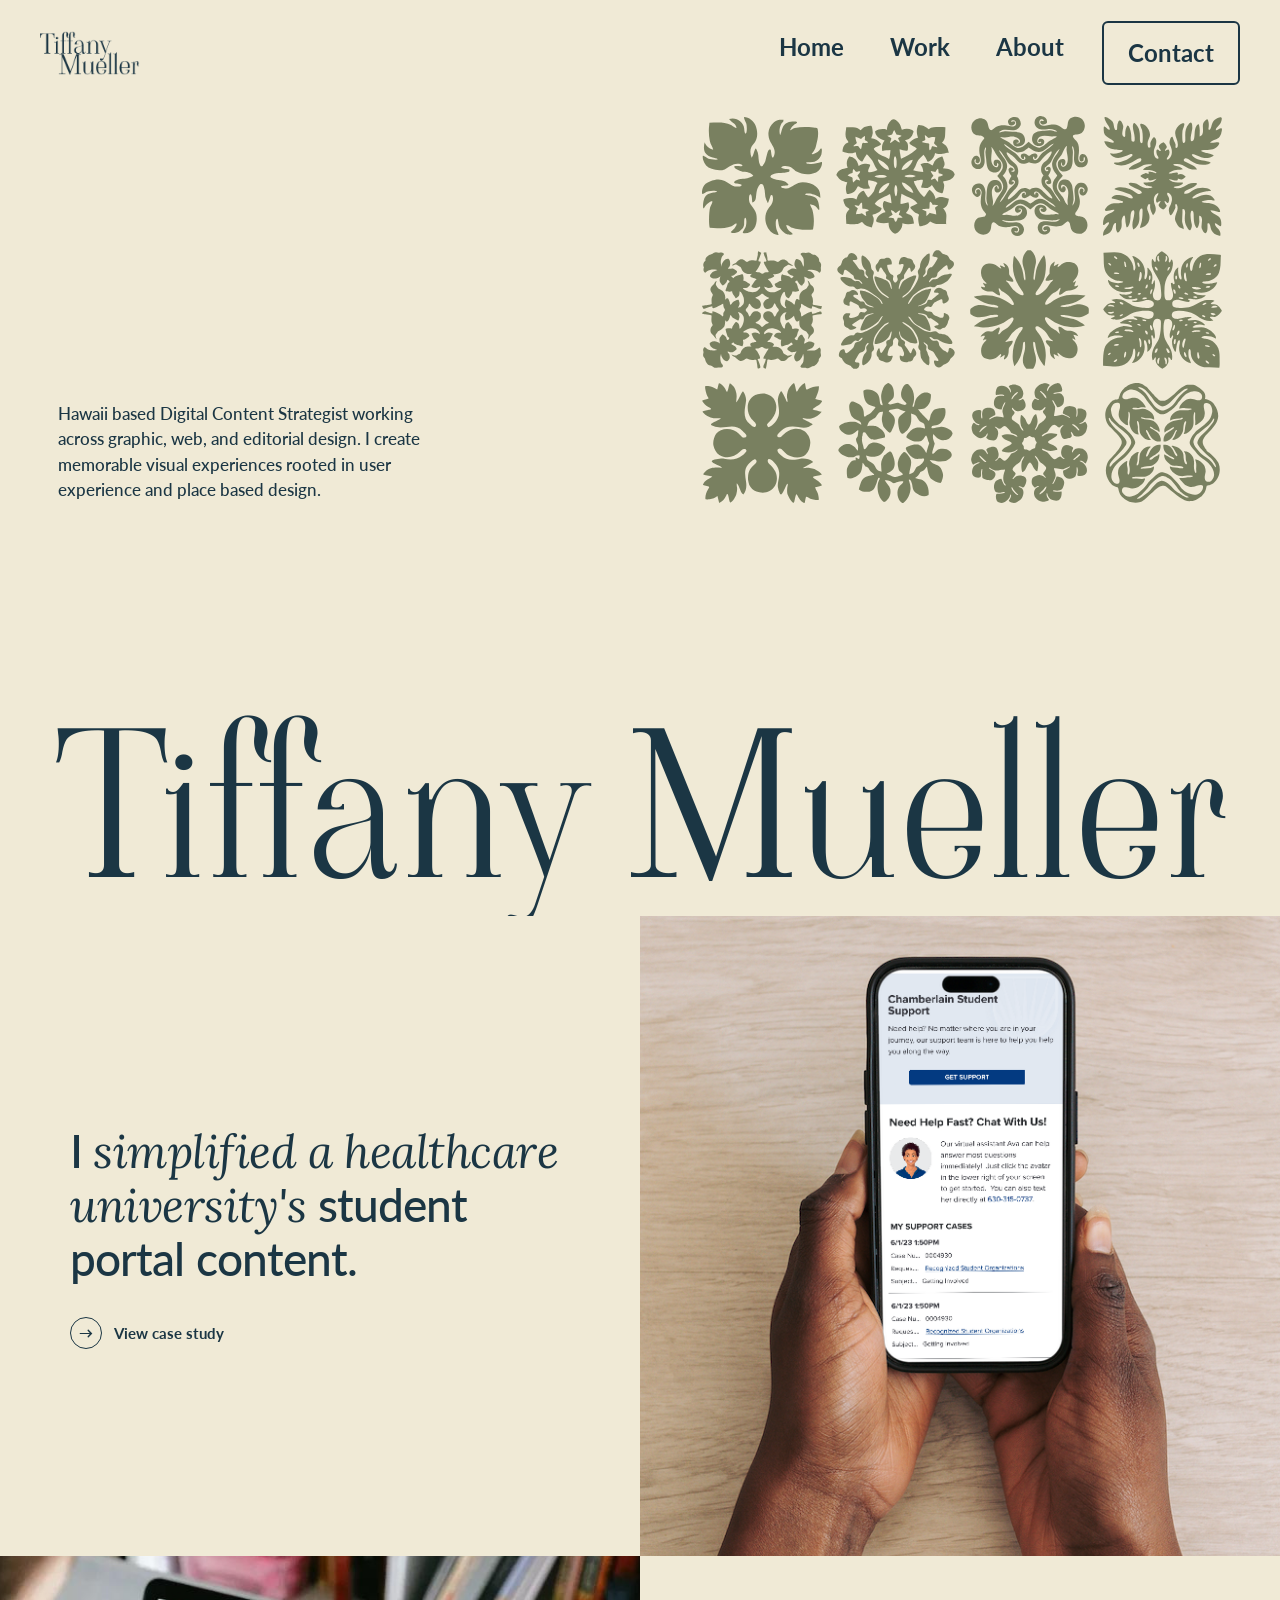
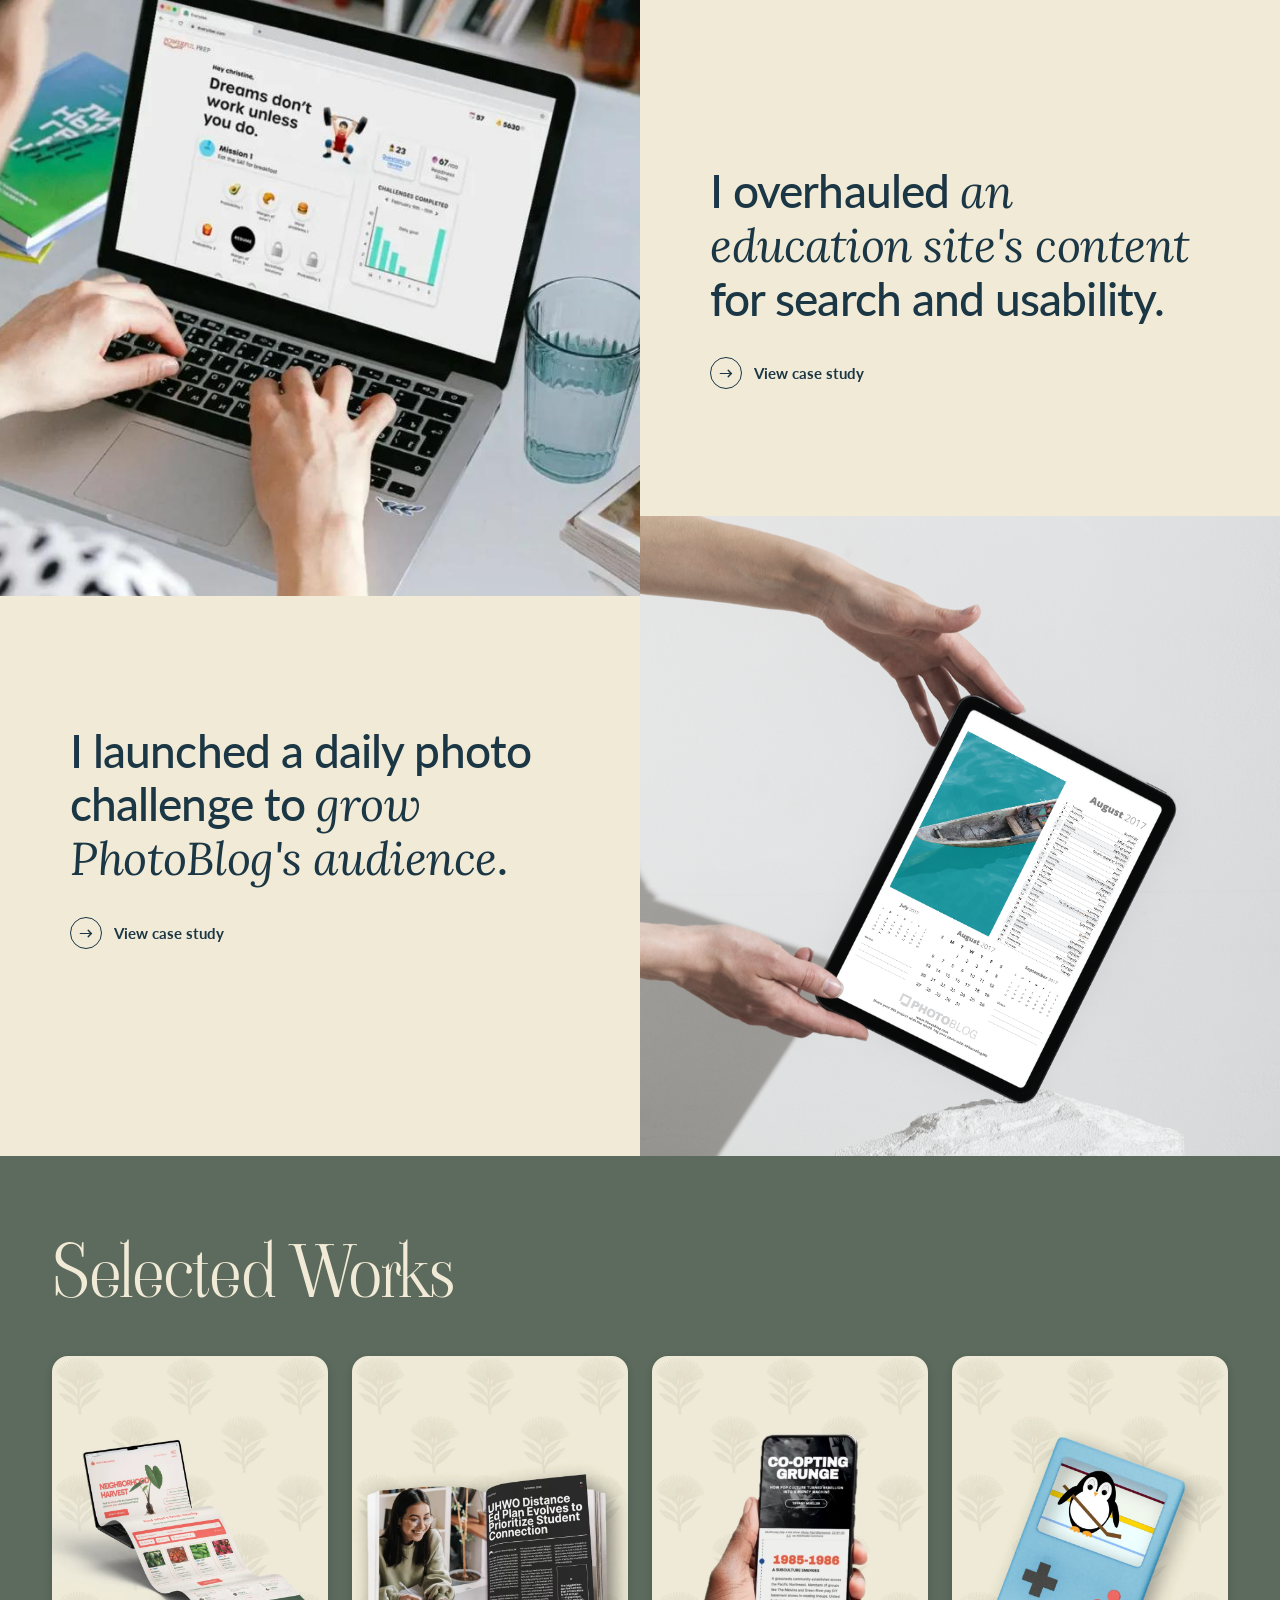
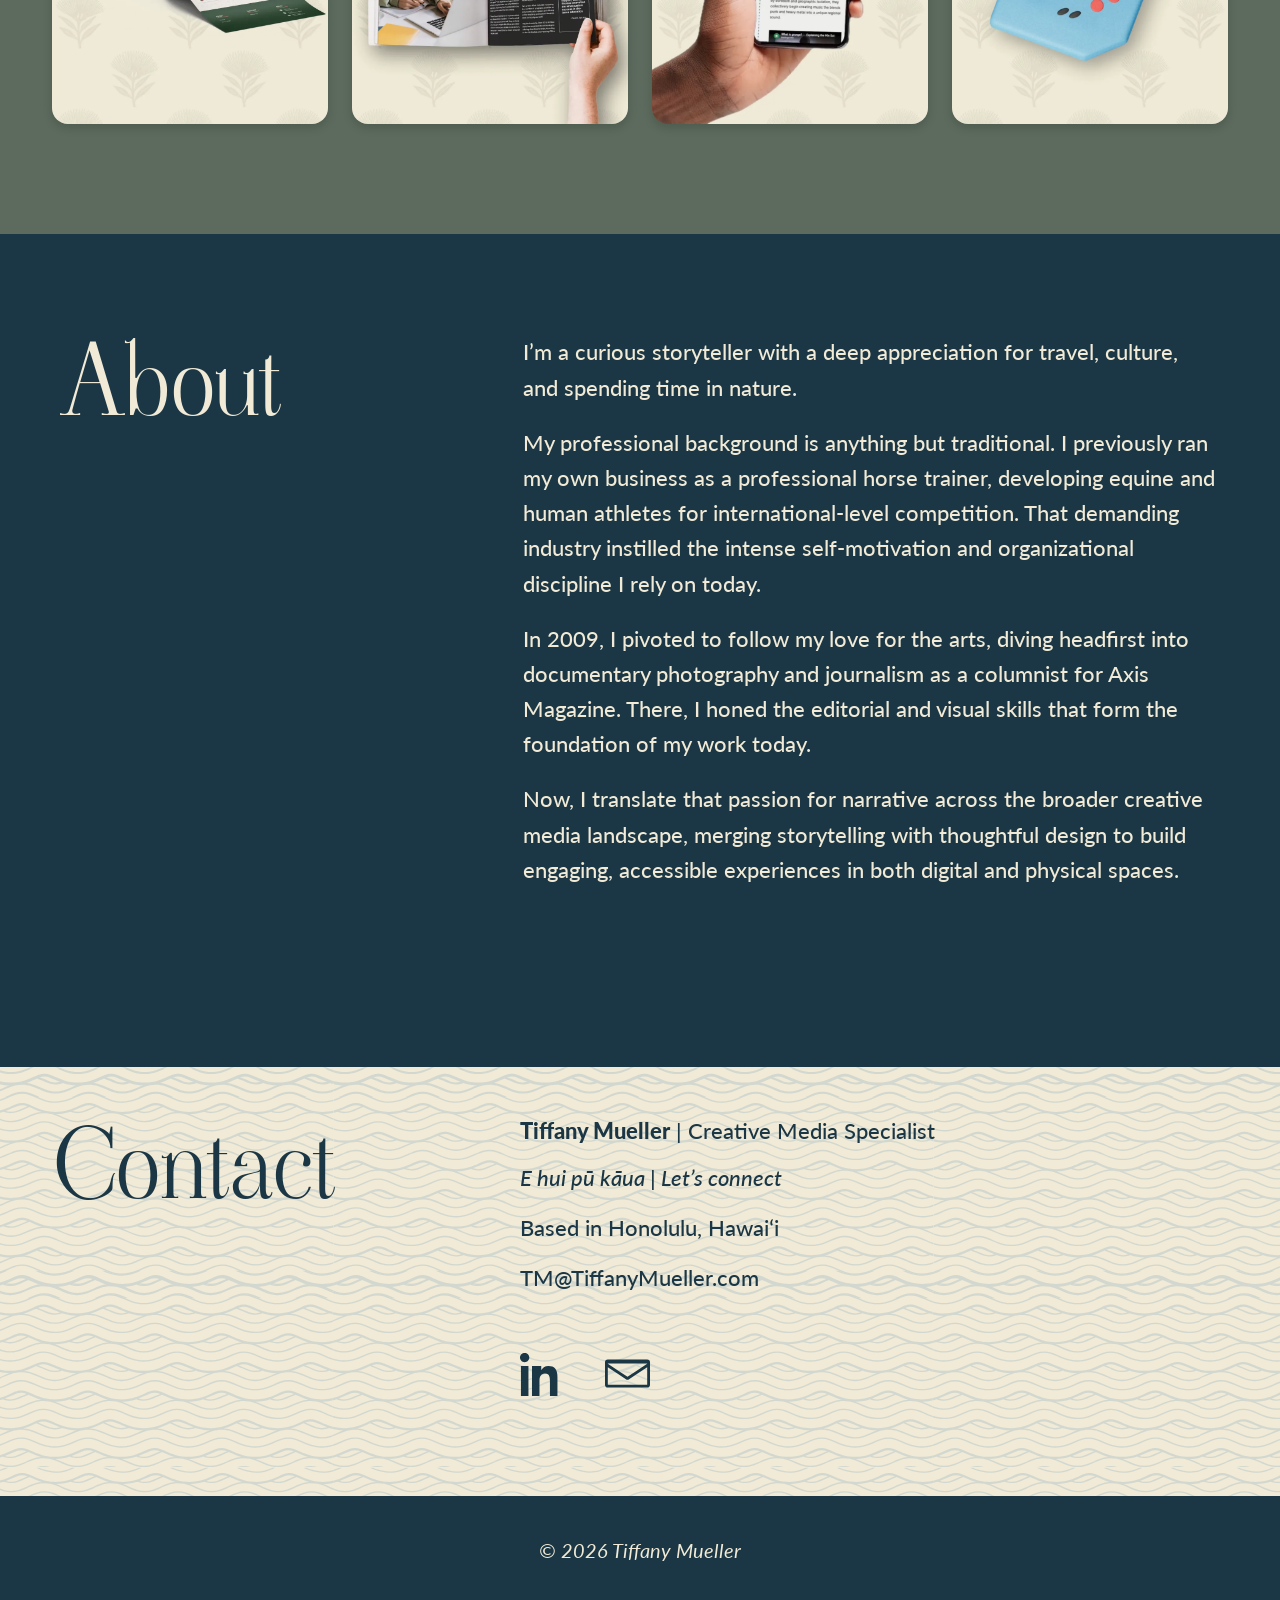
<file: index.html>
<!DOCTYPE html>
<html lang="en">
<head>
    <!-- Google tag (gtag.js) -->
    <script async src="https://www.googletagmanager.com/gtag/js?id=G-T741DBF6GB"></script>
    <script>
      window.dataLayer = window.dataLayer || [];
      function gtag(){dataLayer.push(arguments);}
      gtag('js', new Date());

      gtag('config', 'G-T741DBF6GB');
    </script>
    <!-- REQUIRED: Meta Tags -->
    <meta charset="UTF-8">
    <meta name="viewport" content="width=device-width, initial-scale=1.0">
    <!-- REQUIRED: Page Title -->
    <title>Tiffany Mueller's Portfolio</title>
    <!-- REQUIRED: Bootstrap CSS -->
    <link href="https://cdn.jsdelivr.net/npm/bootstrap@5.3.3/dist/css/bootstrap.min.css" rel="stylesheet" integrity="sha384-QWTKZyjpPEjISv5WaRU9OFeRpok6YctnYmDr5pNlyT2bRjXh0JMhjY6hW+ALEwIH" crossorigin="anonymous">
    <!-- REQUIRED: Your Custom CSS-->
    <link rel="stylesheet" href="css/style.css">
    <!-- REQUIRED: Google Font API -->
    <link href="https://fonts.googleapis.com/css2?family=Viaoda+Libre&display=swap" rel="stylesheet">
    <link href="https://fonts.googleapis.com/css2?family=Lora:ital,wght@0,500;1,400;1,500&display=swap" rel="stylesheet">
    <link href="https://fonts.googleapis.com/css2?family=Lato:wght@400;500;700;900&display=swap" rel="stylesheet">
</head>
<body>
    <!-- Start Header Section -->
    <header class="navbar-header">
        <nav class="navbar navbar-expand-lg navbar-custom">
            <!-- Logo -->
            <a class="navbar-brand" href="https://tif-cm.github.io/portfolio"><img src="images/Tiffany Mueller.png" alt="Tiffany Mueller Logo" class="logo"></a>
            <button class="navbar-toggler" type="button" data-bs-toggle="collapse" data-bs-target="#navbarNav"
                aria-controls="navbarNav" aria-expanded="false" aria-label="Toggle navigation">
                <span class="navbar-toggler-icon"></span>
            </button>
            <div class="collapse navbar-collapse" id="navbarNav">
                <ul class="navbar-nav ms-auto text-end">
                    <!-- Menu Links -->
                    <li class="nav-item"><a class="nav-link" href="#hero" aria-current="page">Home</a></li>
                    <li class="nav-item"><a class="nav-link" href="#work">Work</a></li>
                    <li class="nav-item"><a class="nav-link" href="#about">About</a></li>
                    <li class="nav-item d-lg-none"><a class="nav-link" href="#contact">Contact</a></li>
                </ul>
            </div>
            <a class="nav-link contact-btn" href="mailto:TM@TiffanyMueller.com">Contact</a>
        </nav>
    </header>
    <!-- End Header Section -->

    <!-- Start Hero Section -->
    <section class="hero" id="hero">
        <div class="hero-top">
            <p class="hero-bio">
                Hawaii based Digital Content Strategist working across graphic, web, and editorial design. I create memorable visual experiences rooted in user experience and place based design.
            </p>

            <!-- 4x3 Interactive Quilt Motif Grid -->
            <div class="quilt-grid" aria-hidden="true">
                <!-- Row 1 -->
                <div class="quilt-tile motif-protea hover-primary"></div>
                <div class="quilt-tile motif-hoya hover-secondary spin"></div>
                <div class="quilt-tile motif-hee hover-primary"></div>
                <div class="quilt-tile motif-fern hover-secondary spin-alt"></div>

                <!-- Row 2 -->
                <div class="quilt-tile motif-apapane hover-secondary"></div>
                <div class="quilt-tile motif-puakinikini hover-primary spin"></div>
                <div class="quilt-tile motif-torch-ginger hover-primary"></div>
                <div class="quilt-tile motif-monstera hover-secondary spin-alt"></div>

                <!-- Row 3 -->
                <div class="quilt-tile motif-ulu hover-primary spin"></div>
                <div class="quilt-tile motif-ti hover-secondary"></div>
                <div class="quilt-tile motif-hibiscus hover-primary"></div>
                <div class="quilt-tile motif-heliconia hover-secondary spin-alt"></div>
            </div>
        </div>

        <div class="hero-bottom">
            <h1>Tiffany Mueller</h1>
        </div>
    </section>
    <!-- End Hero Section -->

    <!-- Start Projects Section -->
    <section class="projects" id="work">
        <div class="case-studies-grid">
            <!-- Case Study 1 (Copy Left, Image Right) -->
             <article class="case-row">
                <div class="case-copy">
                    <div class="case-copy-inner">
                        <h2 class="case-title">
                            I <span class="serif-accent">simplified a healthcare university's </span>student portal content</span>.
                        </h2>
                        <a href="student-portal-content-design-edtech.html" class="case-link">
                            <span class="case-link-circle" aria-hidden="true">→</span>
                            View case study
                        </a>
                    </div>
                </div>
                <a href="student-portal-content-design-edtech.html" class="case-media">
                    <img src="images/Chamberlain-case-study-thumbnail.svg" alt="Student portal content design case study">
                </a>
            </article>
        </div>
    </section>

            <!-- Case Study 2 (Image Left, Copy Right) -->
            <article class="case-row case-row--reverse">
                <div class="case-copy">
                    <div class="case-copy-inner">
                        <h2 class="case-title">
                            I overhauled <span class="serif-accent">an education site's content</span> for search and usability.
                        </h2>
                        <a href="seo-content-strategy-education-test-prep.html" class="case-link">
                            <span class="case-link-circle" aria-hidden="true">→</span>
                            View case study
                        </a>
                    </div>
                </div>
                <a href="seo-content-strategy-education-test-prep.html" class="case-media">
                    <img src="images/PP-case-study-card-thumb.svg" alt="SEO content strategy case study">
                </a>
            </article>

            <!-- Case Study 3 (Copy Left, Image Right) -->
    <article class="case-row">
                <div class="case-copy">
                    <div class="case-copy-inner">
                        <h2 class="case-title">
                            I launched a daily photo challenge to <span class="serif-accent">grow PhotoBlog's audience</span>.
                        </h2>
                        <a href="viral-content-strategy.html" class="case-link">
                            <span class="case-link-circle" aria-hidden="true">→</span>
                            View case study
                        </a>
                    </div>
                </div>
                <a href="viral-content-strategy.html" class="case-media">
                    <img src="images/PB-strategy-card-thumb.svg" alt="PhotoBlog 365 daily photo challenge case study">
                </a>
            </article>
    <!-- End Projects Section -->
<!-- Start Selected Works Gallery Section -->
<section class="designs" id="selected-works">
    <div class="container">
        <h2 class="designs-heading">Selected Works</h2>

        <div class="row g-4">
            <!-- Card 1 -->
            <div class="col-12 col-sm-6 col-lg-3">
                <a href="/mahiai-marketplace.html" target="_blank" rel="noopener noreferrer" class="pop-card d-block text-decoration-none">
                    <div class="pop-image-wrap">
                        <img src="images/m_marketplace.webp" alt="Hawaii community share tool">
                    </div>
                    <div class="pop-info">
                        <h4>Mahiʻai Marketplace</h4>
                        <p>Brand Identity & Web Design</p>
                    </div>
                </a>
            </div>

            <!-- Card 2 -->
            <div class="col-12 col-sm-6 col-lg-3">
                <a href="the-hoot.html" target="_blank" rel="noopener noreferrer" class="pop-card d-block text-decoration-none">
                    <div class="pop-image-wrap">
                        <img src="images/dist_ed_thumb.webp" alt="The Hoot print and digital layouts">
                    </div>
                    <div class="pop-info">
                        <h4>The Hoot</h4>
                        <p>Editorial Layout &amp; Reporting</p>
                    </div>
                </a>
            </div>

            <!-- Card 3 -->
            <div class="col-12 col-sm-6 col-lg-3">
                <a href="https://tif-cm.github.io/grunge.io/" target="_blank" rel="noopener noreferrer" class="pop-card d-block text-decoration-none">
                    <div class="pop-image-wrap">
                        <img src="/images/grungeio.webp" alt="Co-opting Grunge interactive timeline">
                    </div>
                    <div class="pop-info">
                        <h4>Co-opting Grunge</h4>
                        <p>Research based interactive web timeline</p>
                    </div>
                </a>
            </div>

            <!-- Card 4 -->
            <div class="col-12 col-sm-6 col-lg-3">
                <a href="/hockey-game.html" target="_blank" rel="noopener noreferrer" class="pop-card d-block text-decoration-none">
                    <div class="pop-image-wrap">
                        <img src="/images/jordan_pennwinnington.webp" alt="After Hours Project">
                    </div>
                    <div class="pop-info">
                        <h4>Hockey Goalie Game</h4>
                        <p>Creative Coding & Interactive Game</p>
                    </div>
                </a>
            </div>
        </div>
    </div>
</section>
<!-- End Selected Works Gallery Section -->
   
    <!-- Start About Section -->
    <section class="about" id="about">
        <div class="container">
            <div class="row align-items-start section-split">
                <div class="col-lg-4 col-md-12 section-title-col">
                    <h2>About</h2>
                </div>

                <div class="col-lg-8 col-md-12 section-content-col">
                    <p>I’m a curious storyteller with a deep appreciation for travel, culture, and spending time in nature.</p>

                    <p>My professional background is anything but traditional. I previously ran my own business as a professional horse trainer, developing equine and human athletes for international-level competition. That demanding industry instilled the intense self-motivation and organizational discipline I rely on today.</p>

                    <p>In 2009, I pivoted to follow my love for the arts, diving headfirst into documentary photography and journalism as a columnist for Axis Magazine. There, I honed the editorial and visual skills that form the foundation of my work today.</p>

                    <p>Now, I translate that passion for narrative across the broader creative media landscape, merging storytelling with thoughtful design to build engaging, accessible experiences in both digital and physical spaces.</p>
                </div>
            </div>
        </div>
    </section>
    <!-- End About Section -->

    <!-- Start Contact Section -->
    <section class="contact" id="contact">
        <div class="container">
            <div class="row align-items-start section-split">
                <div class="col-lg-4 col-md-12 section-title-col">
                    <h2>Contact</h2>
                </div>

                <div class="col-lg-8 col-md-12 section-content-col">
                    <p class="contact-name">
                        <strong>Tiffany Mueller</strong> | Creative Media Specialist
                    </p>

                    <p><i>E hui pū kāua | Let’s connect</i></p>

                    <p>Based in Honolulu, Hawaiʻi</p>

                    <p class="contact-email">
                        <a href="mailto:TM@TiffanyMueller.com">TM@TiffanyMueller.com</a>
                    </p>

                    <div class="social-icons">
                        <a href="https://www.linkedin.com/in/itsmetiffany/" class="social-icon" target="_blank" rel="noopener noreferrer" aria-label="LinkedIn">
                            <svg viewBox="0 0 24 24" aria-hidden="true">
                                <path d="M4.98 3.5C4.98 4.88 3.86 6 2.48 6S0 4.88 0 3.5 1.12 1 2.48 1s2.5 1.12 2.5 2.5zM.5 8h4V24h-4V8zm7 0h3.83v2.18h.05c.53-1.01 1.84-2.18 3.79-2.18 4.05 0 4.8 2.67 4.8 6.13V24h-4v-7.8c0-1.86-.03-4.25-2.59-4.25-2.59 0-2.99 2.02-2.99 4.11V24h-4V8z"></path>
                            </svg>
                        </a>

                        <a href="mailto:TM@TiffanyMueller.com" class="social-icon" aria-label="Email">
                            <svg viewBox="0 0 24 24" aria-hidden="true">
                                <path d="M1.5 4.5h21a1.5 1.5 0 0 1 1.5 1.5v12a1.5 1.5 0 0 1-1.5 1.5h-21A1.5 1.5 0 0 1 0 18V6a1.5 1.5 0 0 1 1.5-1.5zm0 2.1v.2l10.5 7 10.5-7v-.2h-21zm21 2l-9.67 6.45a1.5 1.5 0 0 1-1.66 0L1.5 8.6V18h21V8.6z"></path>
                            </svg>
                        </a>
                    </div>
                </div>
            </div>
        </div>
    </section>
    <!-- End Contact Section -->

    <!-- Start Footer -->
    <section class="footer">
        <p>© 2026 Tiffany Mueller</p>
    </section>
    <!-- End Footer -->

    <!-- REQUIRED: Javascript -->
    <script src="https://cdn.jsdelivr.net/npm/bootstrap@5.3.3/dist/js/bootstrap.bundle.min.js" integrity="sha384-YvpcrYf0tY3lHB60NNkmXc5s9fDVZLESaAA55NDzOxhy9GkcIdslK1eN7N6jIeHz" crossorigin="anonymous"></script>

    <!-- Bird flies off to the left when the user scrolls down (saved for reuse) -->
    <script>
      document.addEventListener("DOMContentLoaded", () => {
        const birdRig = document.querySelector(".iiwi-bird-rig");
        if (!birdRig) return;

        let hasFlownAway = false;

        window.addEventListener("scroll", () => {
          if (!hasFlownAway && window.scrollY > 60) {
            hasFlownAway = true;
            birdRig.classList.add("is-flying-away");
          }
        }, { passive: true });
      });
    </script>
</body>
</html>
</file>
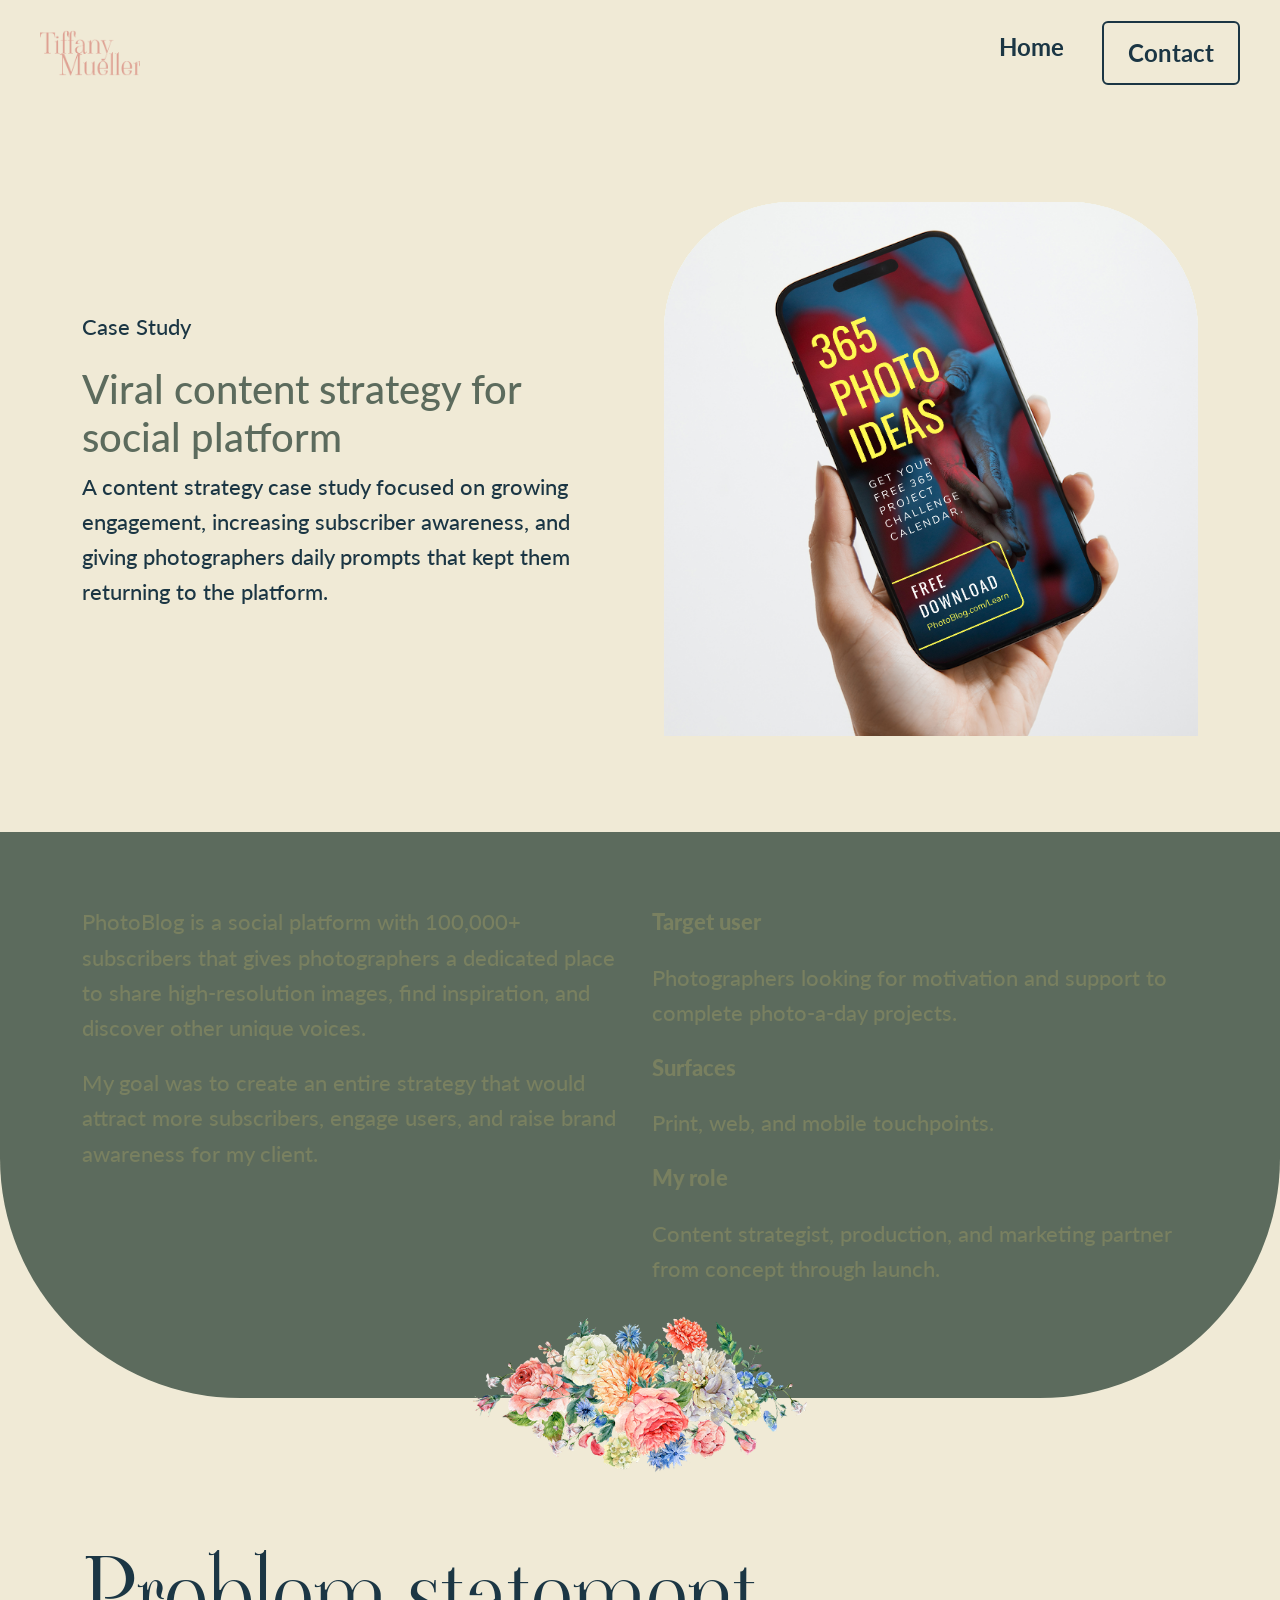
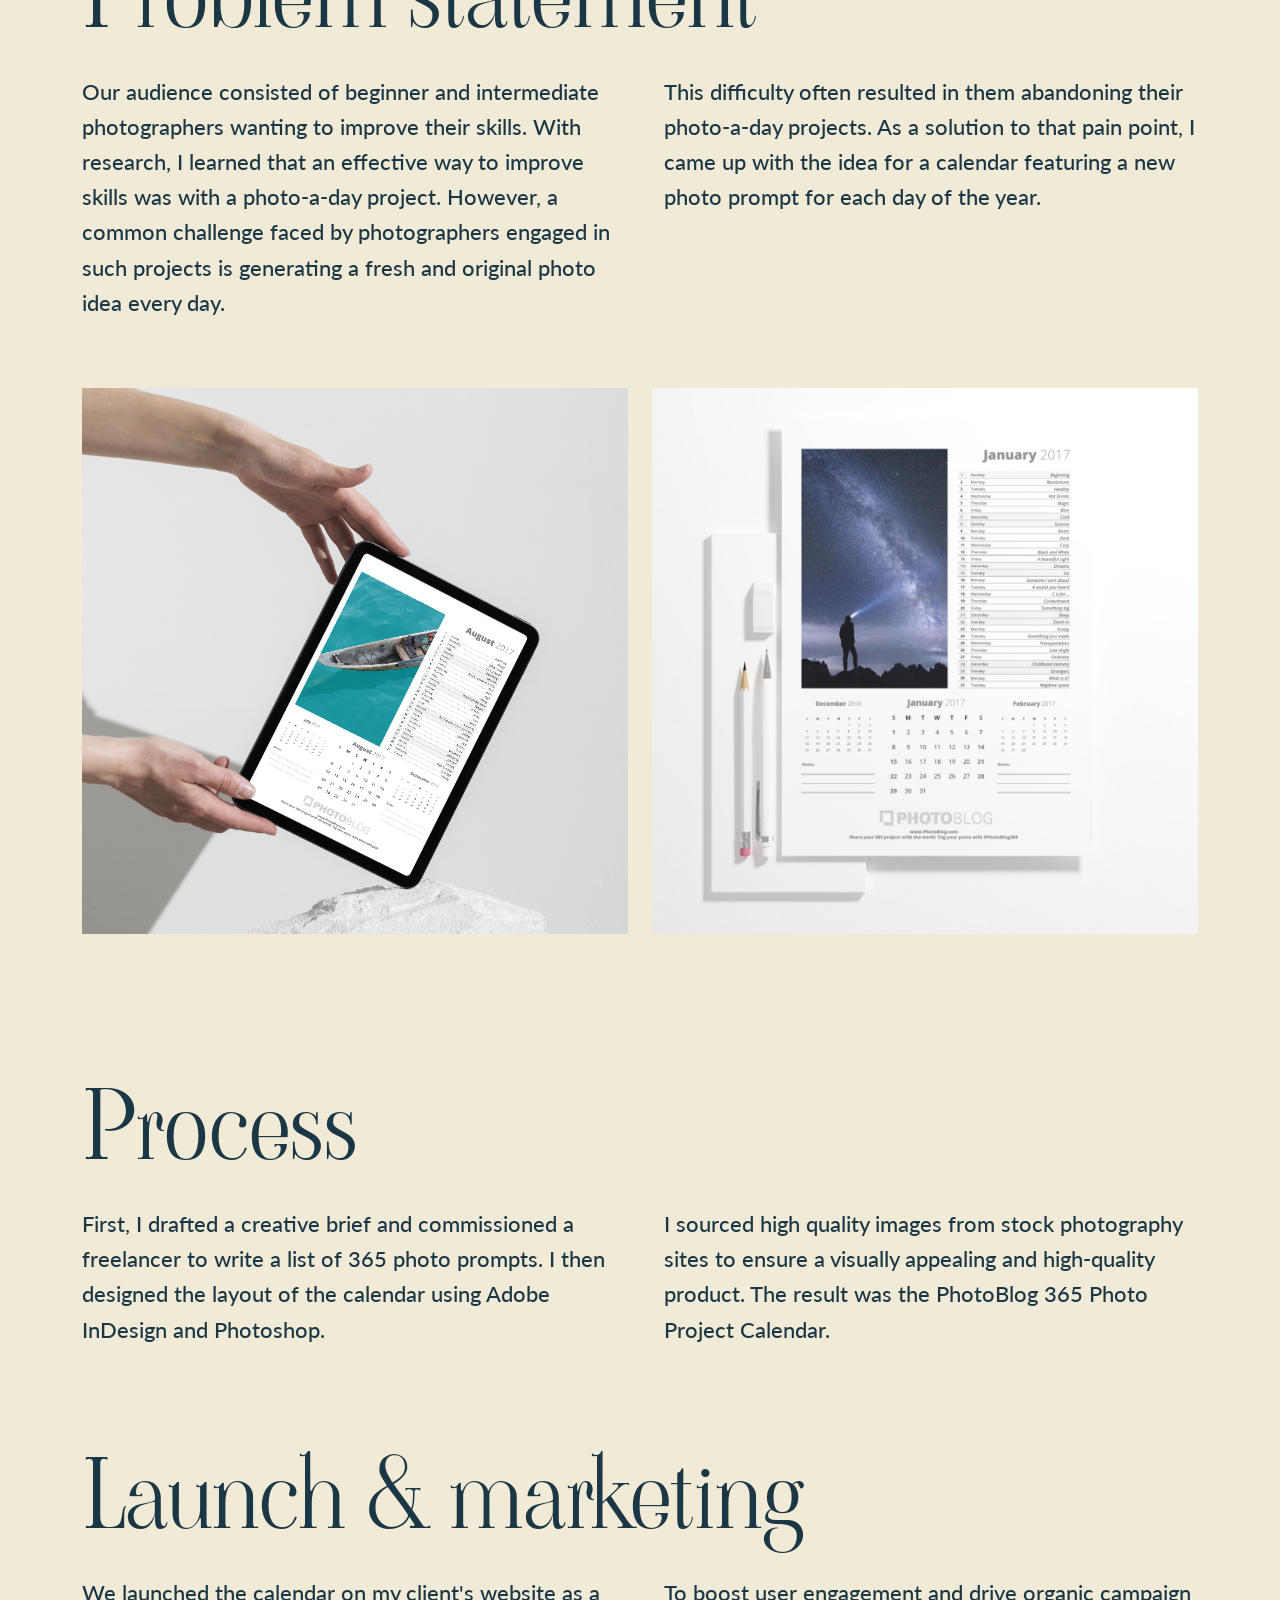
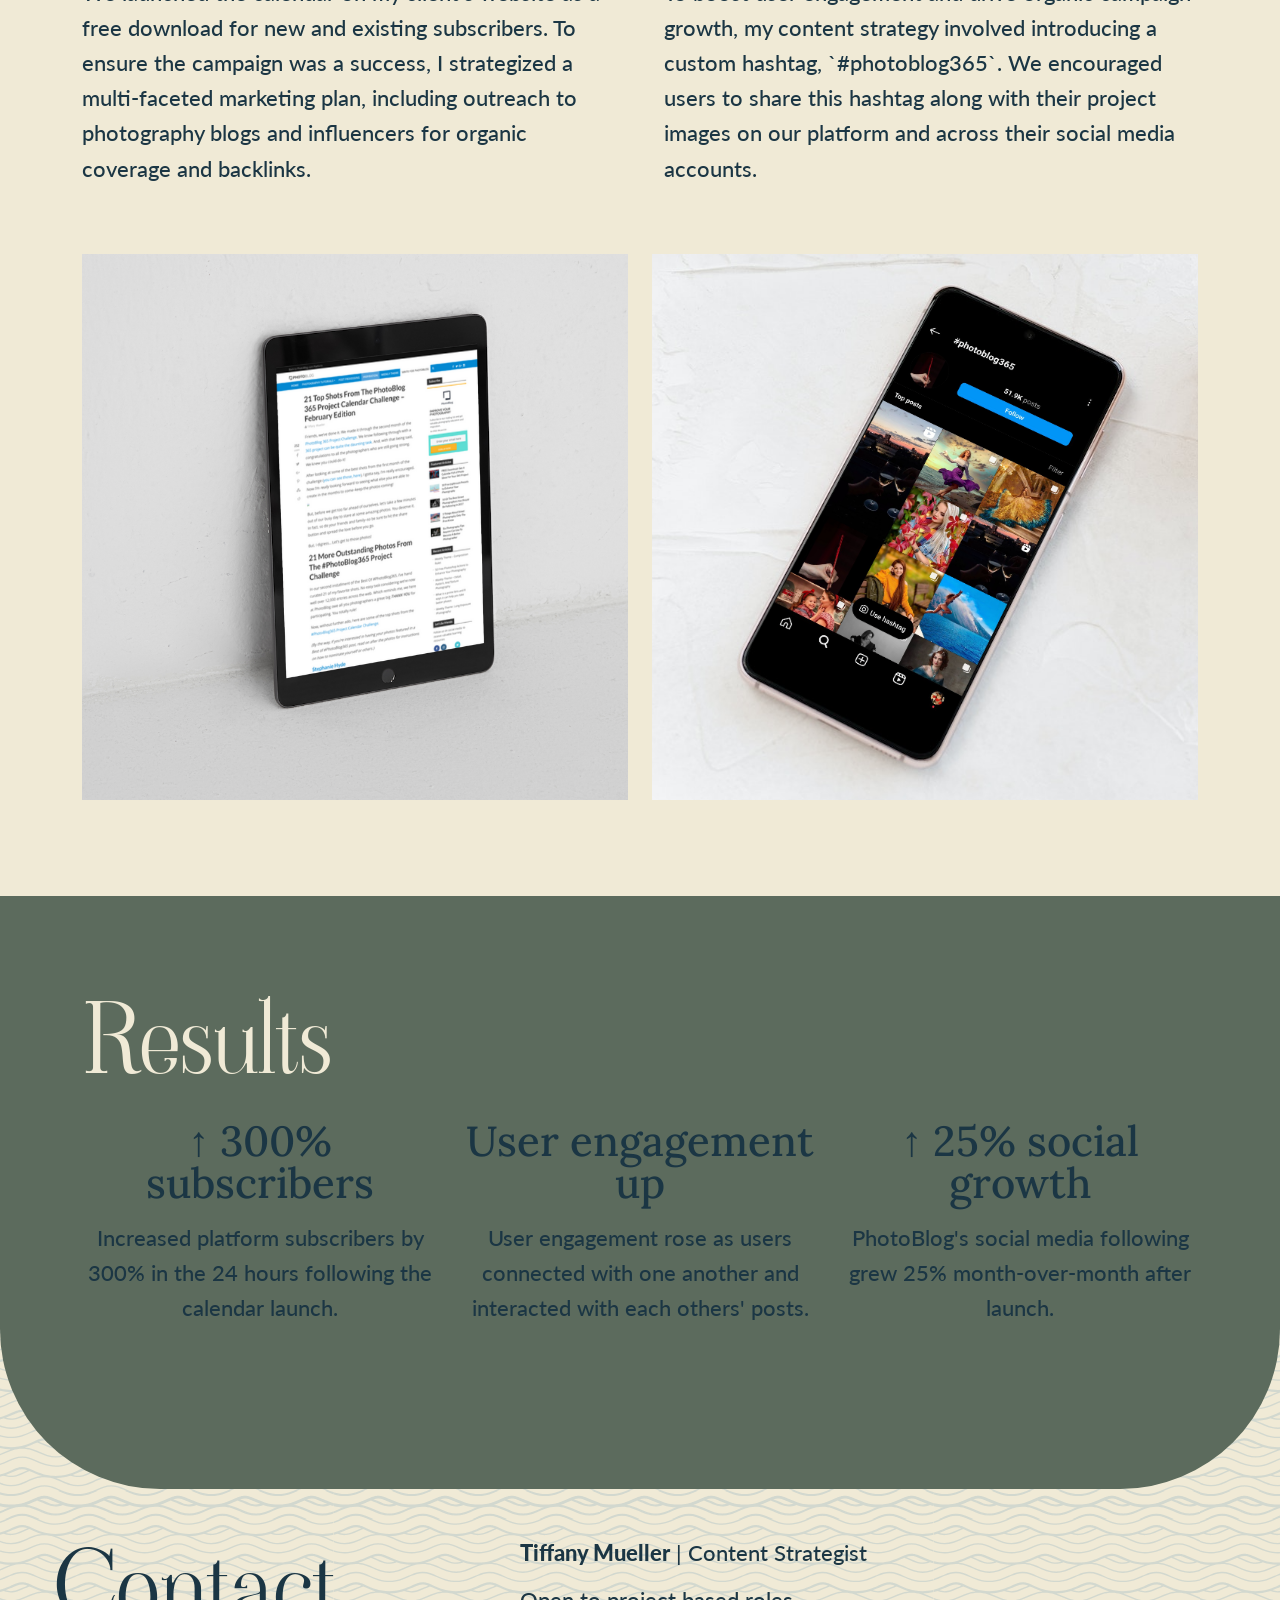
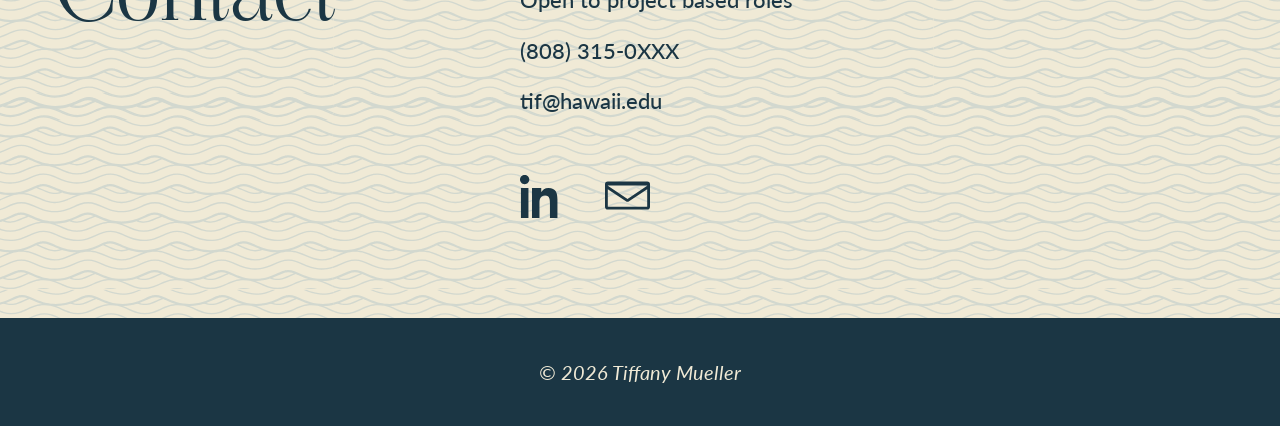
<file: case-study-1.html>
<!DOCTYPE html>
<html lang="en">
<head>
    <meta charset="UTF-8">
    <meta name="viewport" content="width=device-width, initial-scale=1.0">
    <title>Tiffany Mueller's Portfolio</title>
    <link href="https://cdn.jsdelivr.net/npm/bootstrap@5.3.3/dist/css/bootstrap.min.css" rel="stylesheet" integrity="sha384-QWTKZyjpPEjISv5WaRU9OFeRpok6YctnYmDr5pNlyT2bRjXh0JMhjY6hW+ALEwIH" crossorigin="anonymous">
    <link rel="stylesheet" href="css/style.css">
    <link href="https://fonts.googleapis.com/css2?family=Viaoda+Libre&display=swap" rel="stylesheet">
    <link href="https://fonts.googleapis.com/css2?family=Lora:wght@500&display=swap" rel="stylesheet">
    <link href="https://fonts.googleapis.com/css2?family=Lato:wght@400;500;700;900&display=swap" rel="stylesheet">
</head>
<body>
    <header class="navbar-header">
    <nav class="navbar navbar-expand-lg navbar-custom">
        <a class="navbar-brand" href="/"><img src="images/lettermark.png" alt="Tiffany Mueller Logo" class="logo"></a> 
        <button class="navbar-toggler" type="button" data-bs-toggle="collapse" data-bs-target="#navbarNav"
            aria-controls="navbarNav" aria-expanded="false" aria-label="Toggle navigation">
            <span class="navbar-toggler-icon"></span>
        </button>
        <div class="collapse navbar-collapse" id="navbarNav">
            <ul class="navbar-nav ms-auto text-end">
                <li class="nav-item"><a class="nav-link" href="/index.html">Home</a></li>
                <li class="nav-item d-lg-none"><a class="nav-link" href="#contact">Contact</a></li>
            </ul>
        </div>
        <a class="nav-link contact-btn" href="mailto:tif@hawaii.edu">Contact</a>
    </nav>
</header>
    <main>
        <section class="py-5" style="color: var(--light-text);">
            <div class="container py-lg-5">
                <div class="row align-items-center g-5">
                    <div class="col-lg-6">
                        <p class="subtitle">Case Study</p>
                        <h1 style="color: var(--powder-blush)">Viral content strategy for social platform</h1>
                        <p>A content strategy case study focused on growing engagement, increasing subscriber awareness, and giving photographers daily prompts that kept them returning to the platform.</p>
                    </div>
                    <div class="col-lg-6">
                        <img src="images/PB-cover-page.svg" alt="screenshot of calendar cover page" class="img-fluid" style="width: 100%; border-radius: 8rem 8rem 0 0;">
                    </div>
                </div>
            </div>
        </section>

       <section class="pt-5 pb-0" style="background-color: var(--powder-blush); color: var(--dark-text); border-radius: 0 0 15rem 15rem;">
    <div class="container pt-4 pb-0">
        <div class="row g-4">
            <div class="col-lg-6">
                <p>PhotoBlog is a social platform with 100,000+ subscribers that gives photographers a dedicated place to share high-resolution images, find inspiration, and discover other unique voices.</p>
                <p class="mb-0">My goal was to create an entire strategy that would attract more subscribers, engage users, and raise brand awareness for my client.</p>
            </div>
            <div class="col-lg-6">
                <p style="font-weight: 900;">Target user</p>
                <p>Photographers looking for motivation and support to complete photo-a-day projects.</p>
                <p style="font-weight: 900;">Surfaces</p>
                <p>Print, web, and mobile touchpoints.</p>
                <p style="font-weight: 900;">My role</p>
                <p class="mb-0">Content strategist, production, and marketing partner from concept through launch.</p>
            </div>
        </div>
        <img src="images/wide-bouqet.png" alt="Floral motif" class="case-study-flowers">
    </div>
</section>

        <section class="pb-5" style="padding-top: 100px; background-color: var(--navy); color: var(--light-text);">
            <div class="container py-lg-5">
                <h2>Problem statement</h2>
                <div class="row g-5 align-items-start">
                    <div class="col-lg-6">
                        <p>Our audience consisted of beginner and intermediate photographers wanting to improve their skills. With research, I learned that an effective way to improve skills was with a photo-a-day project. However, a common challenge faced by photographers engaged in such projects is generating a fresh and original photo idea every day.</p>
                    </div>
                    <div class="col-lg-6">
                        <p>This difficulty often resulted in them abandoning their photo-a-day projects. As a solution to that pain point, I came up with the idea for a calendar featuring a new photo prompt for each day of the year.</p>
                    </div>
                </div>
                <div class="row g-4 mt-4">
                    <div class="col-md-6 text-center">
                        <img src="images/PB-strategy-card-thumb.svg" alt="screenshot of strategy card" class="img-fluid" style="width: 100%;">
                    </div>
                    <div class="col-md-6 text-center">
                        <img src="images/PB-print-cal.svg" alt="screenshot of print calendar" class="img-fluid" style="width: 100%;">
                    </div>
                </div>
            </div>
        </section>

        <section class="py-5" style="color: var(--light-text);">
            <div class="container pb-lg-5">
                <h2>Process</h2>
                <div class="row g-5">
                    <div class="col-lg-6">
                        <p>First, I drafted a creative brief and commissioned a freelancer to write a list of 365 photo prompts. I then designed the layout of the calendar using Adobe InDesign and Photoshop.</p>
                    </div>
                    <div class="col-lg-6">
                        <p>I sourced high quality images from stock photography sites to ensure a visually appealing and high-quality product. The result was the PhotoBlog 365 Photo Project Calendar.</p>
                    </div>
                </div>

                <h2>Launch &amp; marketing</h2>
                <div class="row g-5">
                    <div class="col-lg-6">
                        <p>We launched the calendar on my client's website as a free download for new and existing subscribers. To ensure the campaign was a success, I strategized a multi-faceted marketing plan, including outreach to photography blogs and influencers for organic coverage and backlinks.</p>
                    </div>
                    <div class="col-lg-6">
                        <p>To boost user engagement and drive organic campaign growth, my content strategy involved introducing a custom hashtag, `#photoblog365`. We encouraged users to share this hashtag along with their project images on our platform and across their social media accounts.</p>
                    </div>
                </div>
                <div class="row g-4 mt-4">
                    <div class="col-md-6 text-center">
                        <img src="images/PB-blog-post-full.svg" alt="screenshot of blog post" class="img-fluid" style="width: 100%;">
                    </div>
                    <div class="col-md-6 text-center">
                        <img src="images/PB-hashtag.svg" alt="screenshot of hashtag usage" class="img-fluid" style="width: 100%;">
                    </div>
                </div>
            </div>
        </section>

        <section class="py-5" style="background-color: var(--powder-blush); border-radius: 0 0 10rem 10rem;">
            <div class="container py-lg-5">
                <h2>Results</h2>
                <div class="row g-4 text-center mb-5">
                    <div class="col-lg-4">
                        <h3>↑ 300% subscribers</h3>
                        <p>Increased platform subscribers by 300% in the 24 hours following the calendar launch.</p>
                    </div>
                    <div class="col-lg-4">
                        <h3>User engagement up</h3>
                        <p>User engagement rose as users connected with one another and interacted with each others' posts.</p>
                    </div>
                    <div class="col-lg-4">
                        <h3>↑ 25% social growth</h3>
                        <p>PhotoBlog's social media following grew 25% month-over-month after launch.</p>
                    </div>
                </div>
            </div>
        </section>
<section class="contact" id="contact">
    <div class="container">
        <div class="row align-items-start section-split">
            <div class="col-lg-4 col-md-12 section-title-col">
                <h2>Contact</h2>
            </div>
            <div class="col-lg-8 col-md-12 section-content-col">
                <p class="contact-name">
                    <strong>Tiffany Mueller</strong> | Content Strategist
                </p>

                <p>Open to project based roles</p>

                <p class="contact-phone">
                    <a href="tel:18083150000">(808) 315-0XXX</a>
                </p>

                <p class="contact-email">
                    <a href="mailto:tif@hawaii.edu">tif@hawaii.edu</a>
                </p>

                <div class="social-icons">
    <a href="https://www.linkedin.com/in/itsmetiffany/" class="social-icon" target="_blank" rel="noopener noreferrer" aria-label="LinkedIn" >
        <svg viewBox="0 0 24 24" aria-hidden="true">
            <path d="M4.98 3.5C4.98 4.88 3.86 6 2.48 6S0 4.88 0 3.5 1.12 1 2.48 1s2.5 1.12 2.5 2.5zM.5 8h4V24h-4V8zm7 0h3.83v2.18h.05c.53-1.01 1.84-2.18 3.79-2.18 4.05 0 4.8 2.67 4.8 6.13V24h-4v-7.8c0-1.86-.03-4.25-2.59-4.25-2.59 0-2.99 2.02-2.99 4.11V24h-4V8z"></path>
        </svg>
    </a>

    <a href="mailto:tif@hawaii.edu" class="social-icon" aria-label="Email">
        <svg viewBox="0 0 24 24" aria-hidden="true">
            <path d="M1.5 4.5h21a1.5 1.5 0 0 1 1.5 1.5v12a1.5 1.5 0 0 1-1.5 1.5h-21A1.5 1.5 0 0 1 0 18V6a1.5 1.5 0 0 1 1.5-1.5zm0 2.1v.2l10.5 7 10.5-7v-.2h-21zm21 2l-9.67 6.45a1.5 1.5 0 0 1-1.66 0L1.5 8.6V18h21V8.6z"></path>
        </svg>
    </a>
</div>
            </div>
        </div>
    </div>
</section>
     </main>

    <footer class="footer">
        <p>© 2026 Tiffany Mueller</p>
    </footer>

    <script src="https://cdn.jsdelivr.net/npm/bootstrap@5.3.3/dist/js/bootstrap.bundle.min.js" integrity="sha384-YvpcrYf0tY3lHB60NNkmXc5s9fDVZLESaAA55NDzOxhy9GkcIdslK1eN7N6jIeHz" crossorigin="anonymous"></script>
</body>
</html>
</file>
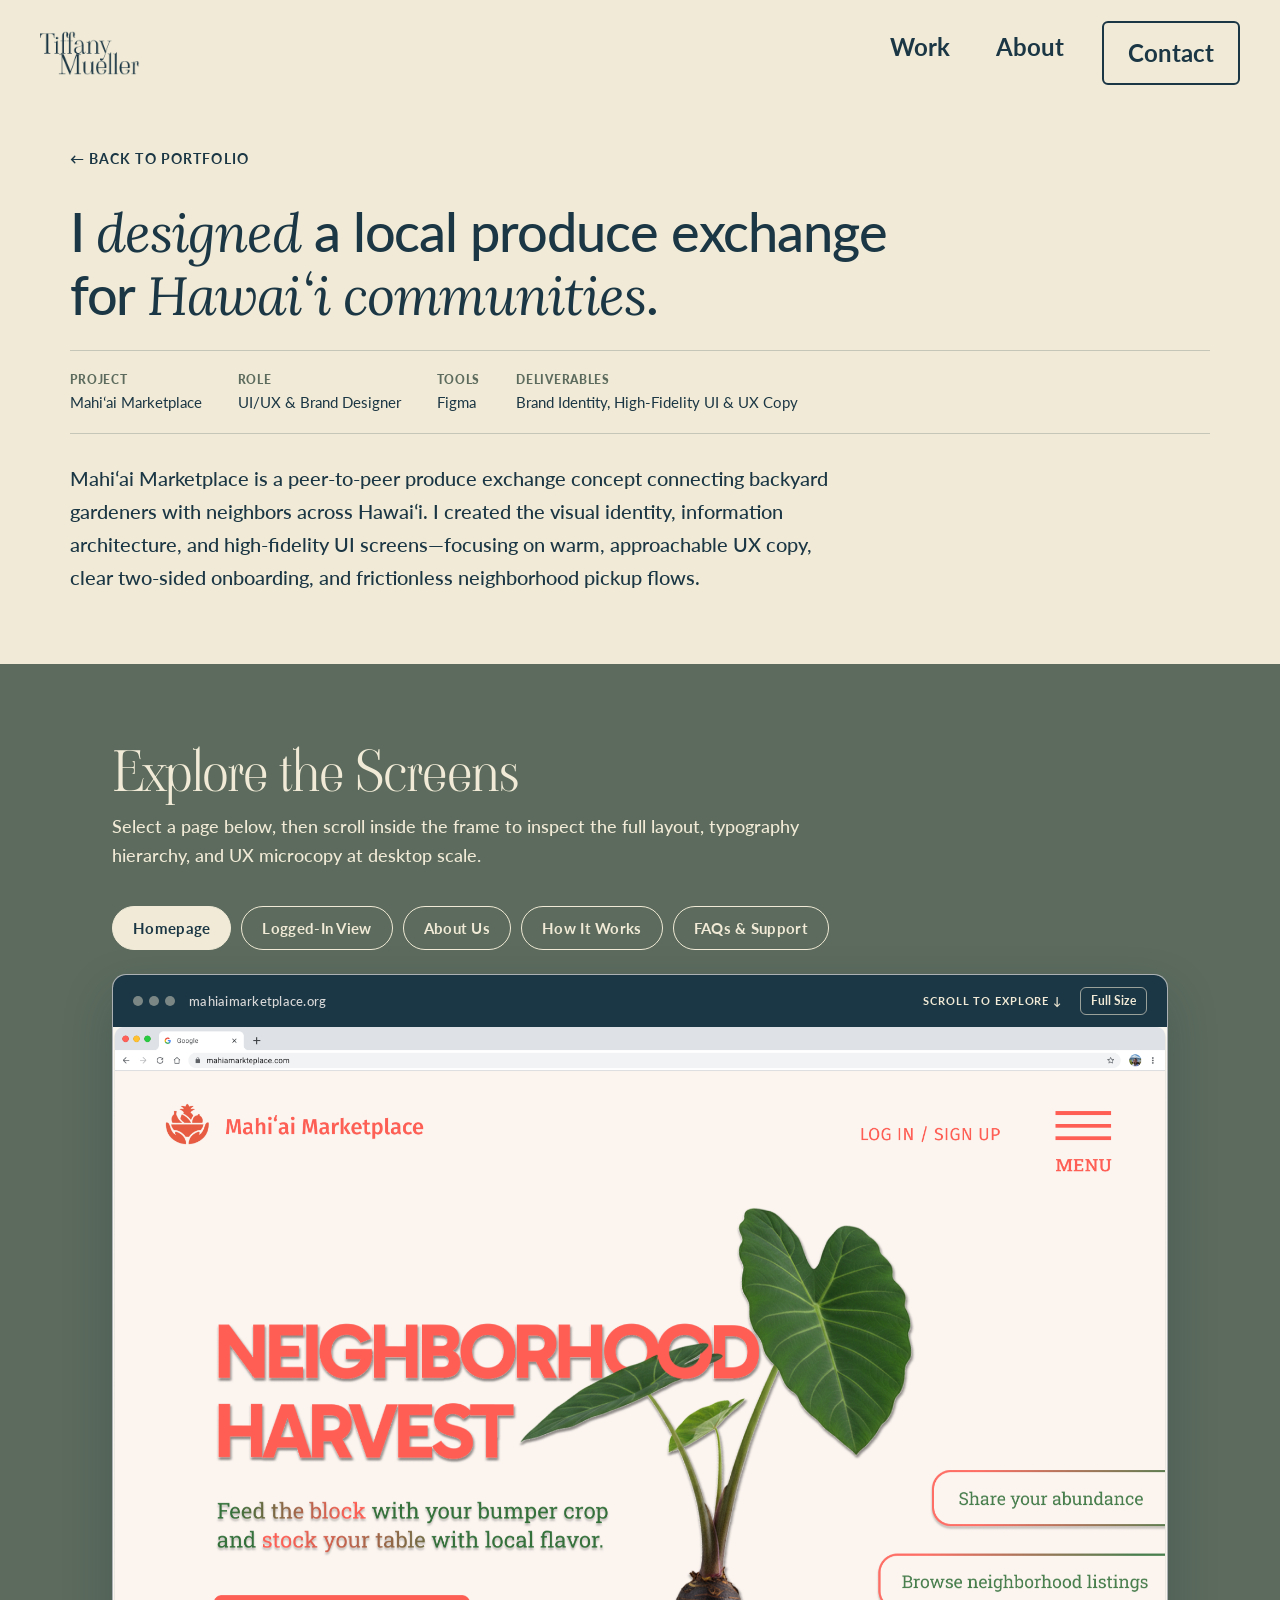
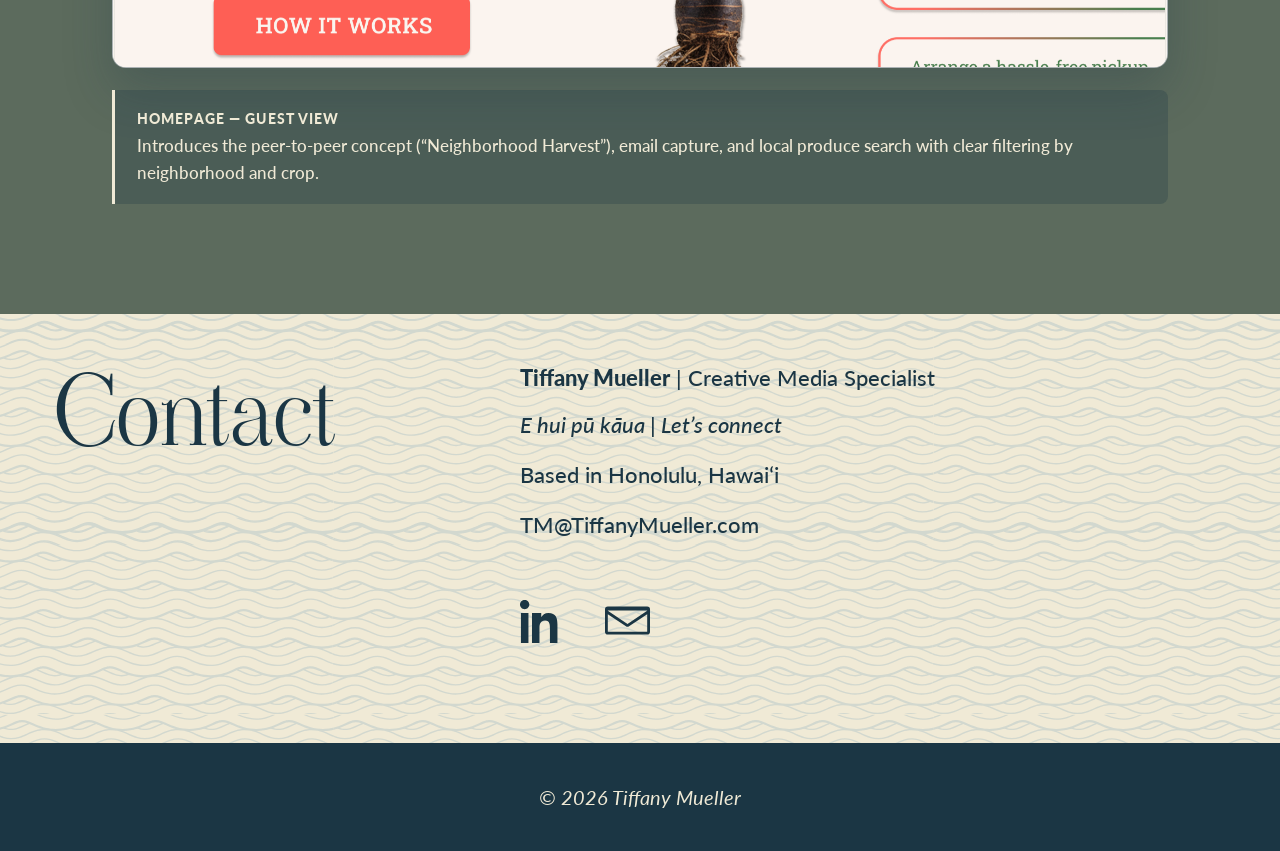
<file: mahiai-marketplace.html>
<!DOCTYPE html>
<html lang="en">
<head>
    <!-- Google tag (gtag.js) -->
    <script async src="https://www.googletagmanager.com/gtag/js?id=G-T741DBF6GB"></script>
    <script>
      window.dataLayer = window.dataLayer || [];
      function gtag(){dataLayer.push(arguments);}
      gtag('js', new Date());
      gtag('config', 'G-T741DBF6GB');
    </script>

    <meta charset="UTF-8">
    <meta name="viewport" content="width=device-width, initial-scale=1.0">
    <title>Mahiʻai Marketplace — UI/UX &amp; Brand Design | Tiffany Mueller</title>

    <!-- Bootstrap CSS -->
    <link href="https://cdn.jsdelivr.net/npm/bootstrap@5.3.3/dist/css/bootstrap.min.css" rel="stylesheet" integrity="sha384-QWTKZyjpPEjISv5WaRU9OFeRpok6YctnYmDr5pNlyT2bRjXh0JMhjY6hW+ALEwIH" crossorigin="anonymous">
    <!-- Main Portfolio CSS -->
    <link rel="stylesheet" href="css/style.css">
    <!-- Google Fonts -->
    <link href="https://fonts.googleapis.com/css2?family=Viaoda+Libre&display=swap" rel="stylesheet">
    <link href="https://fonts.googleapis.com/css2?family=Lora:ital,wght@0,500;1,400;1,500&display=swap" rel="stylesheet">
    <link href="https://fonts.googleapis.com/css2?family=Lato:wght@400;500;700;900&display=swap" rel="stylesheet">

    <!-- Page-Specific Styles for Mahiʻai Marketplace -->
    <style>
        /* ===== Project Header ===== */
        .project-hero {
            background-color: var(--navy);
            padding: 40px 4.5% 70px;
        }

        .project-hero .container {
            max-width: 1200px;
        }

        .back-link {
            display: inline-flex;
            align-items: center;
            gap: 8px;
            font-family: var(--font-lato);
            font-size: 14px;
            font-weight: 700;
            letter-spacing: 0.08em;
            text-transform: uppercase;
            color: var(--honeydew);
            text-decoration: none;
            margin-bottom: 32px;
            transition: opacity 0.25s ease;
        }

        .back-link:hover {
            opacity: 0.7;
        }

        .project-title {
            font-family: var(--font-lato);
            font-size: clamp(34px, 4.2vw, 58px);
            font-weight: 500;
            line-height: 1.12;
            letter-spacing: -0.02em;
            color: var(--honeydew);
            max-width: 840px;
            margin-bottom: 24px;
        }

        .project-title .serif-accent {
            font-family: var(--font-lora);
            font-style: italic;
            font-weight: 400;
        }

        .project-meta {
            display: flex;
            flex-wrap: wrap;
            gap: 12px 36px;
            padding: 20px 0;
            margin-bottom: 28px;
            border-top: 1px solid rgba(27, 54, 68, 0.2);
            border-bottom: 1px solid rgba(27, 54, 68, 0.2);
            font-family: var(--font-lato);
            font-size: 15px;
            color: var(--honeydew);
        }

        .project-meta strong {
            font-weight: 900;
            text-transform: uppercase;
            letter-spacing: 0.06em;
            font-size: 12px;
            display: block;
            color: var(--powder-blush);
            margin-bottom: 2px;
        }

        .project-intro {
            font-size: 20px;
            line-height: 1.65;
            max-width: 780px;
            color: var(--honeydew);
            margin-bottom: 0;
        }

        /* ===== Tabbed Browser Viewer Section ===== */
        .viewer-section {
            background-color: var(--powder-blush);
            color: var(--navy);
            padding: 80px 4.5% 110px !important;
            position: relative;
            z-index: 3;
        }

        .viewer-section .container {
            max-width: 1080px;
        }

        .section-label {
            font-family: var(--font-viaoda);
            font-size: clamp(34px, 4.5vw, 56px);
            color: var(--navy);
            margin-bottom: 12px;
            letter-spacing: -0.02em;
        }

        .section-subcopy {
            font-size: 18px;
            color: var(--navy);
            max-width: 700px;
            margin-bottom: 36px;
        }

        /* Pill Tabs */
        .screen-tabs {
            display: flex;
            flex-wrap: wrap;
            gap: 10px;
            margin-bottom: 24px;
        }

        .screen-tab {
            background-color: transparent;
            color: var(--navy);
            border: 1.5px solid var(--navy);
            border-radius: 999px;
            padding: 10px 20px;
            font-family: var(--font-lato);
            font-size: 15px;
            font-weight: 700;
            letter-spacing: 0.02em;
            cursor: pointer;
            transition: background-color 0.2s ease, color 0.2s ease, transform 0.2s ease;
        }

        .screen-tab:hover {
            background-color: rgba(240, 234, 214, 0.16);
        }

        .screen-tab.is-active {
            background-color: var(--navy);
            color: var(--honeydew);
        }

        .screen-tab:focus-visible {
            outline: 2px solid var(--navy);
            outline-offset: 3px;
        }

        /* Browser Window Frame */
        .browser-window {
            border-radius: 14px;
            overflow: hidden;
            border: 1.5px solid rgba(27, 54, 68, 0.35);
            box-shadow: 0 22px 48px rgba(27, 54, 68, 0.28);
            background-color: #FAF6F0;
        }

        .browser-bar {
            display: flex;
            flex-wrap: wrap;
            justify-content: space-between;
            align-items: center;
            gap: 12px;
            padding: 12px 20px;
            background-color: var(--honeydew);
            color: var(--navy);
            font-family: var(--font-lato);
            font-size: 13px;
            font-weight: 700;
            letter-spacing: 0.04em;
        }

        .browser-bar-left {
            display: flex;
            align-items: center;
            gap: 14px;
        }

        .browser-dots {
            display: inline-flex;
            gap: 6px;
        }

        .browser-dots span {
            width: 10px;
            height: 10px;
            border-radius: 50%;
            background-color: rgba(240, 234, 214, 0.45);
        }

        .browser-url {
            font-weight: 500;
            color: var(--light-gray);
            letter-spacing: 0.02em;
        }

        .browser-bar-right {
            display: flex;
            align-items: center;
            gap: 18px;
        }

        .scroll-hint {
            text-transform: uppercase;
            font-size: 11px;
            letter-spacing: 0.08em;
            color: var(--navy);
        }

        .expand-btn {
            background: transparent;
            border: 1px solid rgba(240, 234, 214, 0.6);
            border-radius: 6px;
            color: var(--navy);
            font-family: var(--font-lato);
            font-size: 12px;
            font-weight: 700;
            padding: 4px 10px;
            cursor: pointer;
            transition: background-color 0.2s ease, color 0.2s ease;
        }

        .expand-btn:hover {
            background-color: var(--navy);
            color: var(--honeydew);
        }

        /* Scrollable Viewport */
        .browser-viewport {
            height: 640px;
            overflow-y: auto;
            -webkit-overflow-scrolling: touch;
            background-color: #FAF6F0;
            scroll-behavior: smooth;
        }

        .browser-viewport:focus-visible {
            outline: 3px solid var(--honeydew);
            outline-offset: -3px;
        }

        .browser-viewport img {
            width: 100%;
            height: auto;
            display: block;
        }

        /* Dynamic Caption Bar */
        .screen-caption-box {
            margin-top: 22px;
            padding: 18px 22px;
            background-color: rgba(27, 54, 68, 0.25);
            border-left: 3px solid var(--navy);
            border-radius: 0 8px 8px 0;
        }

        .screen-caption-title {
            font-family: var(--font-lato);
            font-size: 14px;
            font-weight: 900;
            text-transform: uppercase;
            letter-spacing: 0.08em;
            color: var(--navy);
            margin-bottom: 4px;
        }

        .screen-caption-text {
            font-family: var(--font-lato);
            font-size: 17px;
            line-height: 1.55;
            color: var(--navy);
            margin: 0;
        }

        /* ===== Lightbox Modal ===== */
        .modal-content {
            background-color: var(--navy);
            border: none;
            border-radius: 12px;
        }

        .modal-header {
            border-bottom: 1px solid rgba(27, 54, 68, 0.15);
        }

        .modal-title {
            font-family: var(--font-lora);
            color: var(--honeydew);
            font-size: 20px;
        }

        /* ===== Responsive ===== */
        @media (max-width: 768px) {
            .project-hero {
                padding: 24px 20px 44px;
            }

            .project-intro,
            .section-subcopy {
                font-size: 17px;
            }

            .viewer-section {
                padding: 56px 20px 90px !important;
            }

            .screen-tabs {
                gap: 8px;
            }

            .screen-tab {
                padding: 8px 14px;
                font-size: 14px;
            }

            .browser-viewport {
                height: 480px;
            }

            .browser-url {
                display: none;
            }

            .screen-caption-text {
                font-size: 15px;
            }
        }

        @media (prefers-reduced-motion: reduce) {
            .browser-viewport {
                scroll-behavior: auto;
            }
            .screen-tab,
            .expand-btn {
                transition: none;
            }
        }
    </style>
</head>
<body>
    <!-- Start Header Section -->
    <header class="navbar-header">
        <nav class="navbar navbar-expand-lg navbar-custom">
            <a class="navbar-brand" href="index.html">
                <img src="images/Tiffany Mueller.png" alt="Tiffany Mueller Logo" class="logo">
            </a>
            <button class="navbar-toggler" type="button" data-bs-toggle="collapse" data-bs-target="#navbarNav"
                aria-controls="navbarNav" aria-expanded="false" aria-label="Toggle navigation">
                <span class="navbar-toggler-icon"></span>
            </button>
            <div class="collapse navbar-collapse" id="navbarNav">
                <ul class="navbar-nav ms-auto text-end">
                    <li class="nav-item"><a class="nav-link" href="index.html#work">Work</a></li>
                    <li class="nav-item"><a class="nav-link" href="index.html#about">About</a></li>
                    <li class="nav-item d-lg-none"><a class="nav-link" href="#contact">Contact</a></li>
                </ul>
            </div>
            <a class="nav-link contact-btn" href="mailto:TM@TiffanyMueller.com">Contact</a>
        </nav>
    </header>
    <!-- End Header Section -->

    <!-- Start Project Hero -->
    <section class="project-hero">
        <div class="container">
            <a href="index.html#selected-works" class="back-link">← Back to Portfolio</a>

            <h1 class="project-title">
                I <span class="serif-accent">designed</span> a local produce exchange for <span class="serif-accent">Hawaiʻi communities</span>.
            </h1>

            <div class="project-meta">
                <div>
                    <strong>Project</strong>
                    Mahiʻai Marketplace
                </div>
                <div>
                    <strong>Role</strong>
                    UI/UX &amp; Brand Designer
                </div>
                <div>
                    <strong>Tools</strong>
                    Figma
                </div>
                <div>
                    <strong>Deliverables</strong>
                    Brand Identity, High-Fidelity UI &amp; UX Copy
                </div>
            </div>

            <p class="project-intro">
                Mahiʻai Marketplace is a peer-to-peer produce exchange concept connecting backyard gardeners with neighbors across Hawaiʻi. I created the visual identity, information architecture, and high-fidelity UI screens—focusing on warm, approachable UX copy, clear two-sided onboarding, and frictionless neighborhood pickup flows.
            </p>
        </div>
    </section>
    <!-- End Project Hero -->

    <!-- Start 5-Tab Scrollable Browser Viewer -->
    <section class="viewer-section">
        <div class="container">
            <h2 class="section-label">Explore the Screens</h2>
            <p class="section-subcopy">
                Select a page below, then scroll inside the frame to inspect the full layout, typography hierarchy, and UX microcopy at desktop scale.
            </p>

            <!-- 5 Page Tabs -->
            <div class="screen-tabs" role="tablist" aria-label="Mahiʻai Marketplace page screens">
                <button
                    type="button"
                    class="screen-tab is-active"
                    role="tab"
                    aria-selected="true"
                    data-src="images/mahiai-home.png"
                    data-alt="Mahiʻai Marketplace Homepage (Not Logged In) full design"
                    data-url="mahiaimarketplace.org"
                    data-title="Homepage — Guest View"
                    data-caption="Introduces the peer-to-peer concept (“Neighborhood Harvest”), email capture, and local produce search with clear filtering by neighborhood and crop.">
                    Homepage
                </button>

                <button
                    type="button"
                    class="screen-tab"
                    role="tab"
                    aria-selected="false"
                    data-src="images/mahiai-logged-in.png"
                    data-alt="Mahiʻai Marketplace Logged-In Homepage full design"
                    data-url="mahiaimarketplace.org/dashboard"
                    data-title="Homepage — Logged-In View"
                    data-caption="Shifts immediately to a personalized greeting (“Aloha, Lily!”), saved neighborhood preferences, and a quick-action bar for posting fresh harvests.">
                    Logged-In View
                </button>

                <button
                    type="button"
                    class="screen-tab"
                    role="tab"
                    aria-selected="false"
                    data-src="images/mahiai-about.png"
                    data-alt="Mahiʻai Marketplace About Us page full design"
                    data-url="mahiaimarketplace.org/about"
                    data-title="About Us"
                    data-caption="Anchors the brand voice around local food access (“Eat local, really local”), community stories, and a clear mission callout.">
                    About Us
                </button>

                <button
                    type="button"
                    class="screen-tab"
                    role="tab"
                    aria-selected="false"
                    data-src="images/mahiai-how-it-works.png"
                    data-alt="Mahiʻai Marketplace How It Works page full design"
                    data-url="mahiaimarketplace.org/how-it-works"
                    data-title="How It Works"
                    data-caption="Separates the parallel 3-step onboarding flows For Gardeners and For Foodies, stripping out confusing e-commerce shipping language in favor of simple neighborhood pickup.">
                    How It Works
                </button>

                <button
                    type="button"
                    class="screen-tab"
                    role="tab"
                    aria-selected="false"
                    data-src="images/mahiai-faqs.png"
                    data-alt="Mahiʻai Marketplace FAQs and Support page full design"
                    data-url="mahiaimarketplace.org/support"
                    data-title="FAQs &amp; Support"
                    data-caption="Organizes plain-language self-service answers, instant topic search, and a direct community support form for produce exchange questions.">
                    FAQs &amp; Support
                </button>
            </div>

            <!-- Single Browser Frame -->
            <div class="browser-window" role="tabpanel" aria-live="polite">
                <div class="browser-bar">
                    <div class="browser-bar-left">
                        <span class="browser-dots" aria-hidden="true">
                            <span></span><span></span><span></span>
                        </span>
                        <span class="browser-url" id="browserUrl">mahiaimarketplace.org</span>
                    </div>
                    <div class="browser-bar-right">
                        <span class="scroll-hint">Scroll to explore ↓</span>
                        <button
                            type="button"
                            class="expand-btn"
                            data-bs-toggle="modal"
                            data-bs-target="#screenModal">
                            Full Size
                        </button>
                    </div>
                </div>

                <div class="browser-viewport" id="browserViewport" tabindex="0" aria-label="Scrollable screen preview">
                    <img
                        id="activeScreenImg"
                        src="images/mahiai-home.png"
                        alt="Mahiʻai Marketplace Homepage (Not Logged In) full design">
                </div>
            </div>

            <!-- Dynamic Strategy Caption -->
            <div class="screen-caption-box">
                <div class="screen-caption-title" id="captionTitle">Homepage — Guest View</div>
                <p class="screen-caption-text" id="captionText">
                    Introduces the peer-to-peer concept (“Neighborhood Harvest”), email capture, and local produce search with clear filtering by neighborhood and crop.
                </p>
            </div>
        </div>
    </section>
    <!-- End 5-Tab Scrollable Browser Viewer -->

    <!-- Start Contact Section -->
    <section class="contact" id="contact">
        <div class="container">
            <div class="row align-items-start section-split">
                <div class="col-lg-4 col-md-12 section-title-col">
                    <h2>Contact</h2>
                </div>

                <div class="col-lg-8 col-md-12 section-content-col">
                    <p class="contact-name">
                        <strong>Tiffany Mueller</strong> | Creative Media Specialist
                    </p>

                    <p><i>E hui pū kāua | Let’s connect</i></p>

                    <p>Based in Honolulu, Hawaiʻi</p>

                    <p class="contact-email">
                        <a href="mailto:TM@TiffanyMueller.com">TM@TiffanyMueller.com</a>
                    </p>

                    <div class="social-icons">
                        <a href="https://www.linkedin.com/in/itsmetiffany/" class="social-icon" target="_blank" rel="noopener noreferrer" aria-label="LinkedIn">
                            <svg viewBox="0 0 24 24" aria-hidden="true">
                                <path d="M4.98 3.5C4.98 4.88 3.86 6 2.48 6S0 4.88 0 3.5 1.12 1 2.48 1s2.5 1.12 2.5 2.5zM.5 8h4V24h-4V8zm7 0h3.83v2.18h.05c.53-1.01 1.84-2.18 3.79-2.18 4.05 0 4.8 2.67 4.8 6.13V24h-4v-7.8c0-1.86-.03-4.25-2.59-4.25-2.59 0-2.99 2.02-2.99 4.11V24h-4V8z"></path>
                            </svg>
                        </a>

                        <a href="mailto:TM@TiffanyMueller.com" class="social-icon" aria-label="Email">
                            <svg viewBox="0 0 24 24" aria-hidden="true">
                                <path d="M1.5 4.5h21a1.5 1.5 0 0 1 1.5 1.5v12a1.5 1.5 0 0 1-1.5 1.5h-21A1.5 1.5 0 0 1 0 18V6a1.5 1.5 0 0 1 1.5-1.5zm0 2.1v.2l10.5 7 10.5-7v-.2h-21zm21 2l-9.67 6.45a1.5 1.5 0 0 1-1.66 0L1.5 8.6V18h21V8.6z"></path>
                            </svg>
                        </a>
                    </div>
                </div>
            </div>
        </div>
    </section>
    <!-- End Contact Section -->

    <!-- Start Footer -->
    <section class="footer">
        <p>© 2026 Tiffany Mueller</p>
    </section>
    <!-- End Footer -->

    <!-- Full-Size Modal (Bootstrap 5) -->
    <div class="modal fade" id="screenModal" tabindex="-1" aria-labelledby="screenModalLabel" aria-hidden="true">
        <div class="modal-dialog modal-xl modal-dialog-centered modal-dialog-scrollable">
            <div class="modal-content">
                <div class="modal-header">
                    <h3 class="modal-title" id="screenModalLabel">Homepage — Guest View</h3>
                    <button type="button" class="btn-close" data-bs-dismiss="modal" aria-label="Close"></button>
                </div>
                <div class="modal-body p-3">
                    <img id="screenModalImg" src="images/mahiai-home.png" alt="Full-size Mahiʻai Marketplace screen" class="img-fluid w-100 rounded">
                </div>
            </div>
        </div>
    </div>

    <!-- Bootstrap JS -->
    <script src="https://cdn.jsdelivr.net/npm/bootstrap@5.3.3/dist/js/bootstrap.bundle.min.js" integrity="sha384-YvpcrYf0tY3lHB60NNkmXc5s9fDVZLESaAA55NDzOxhy9GkcIdslK1eN7N6jIeHz" crossorigin="anonymous"></script>

    <!-- Tab Switcher & Modal Sync -->
    <script>
      document.addEventListener("DOMContentLoaded", () => {
        const tabs = document.querySelectorAll(".screen-tab");
        const viewport = document.getElementById("browserViewport");
        const activeImg = document.getElementById("activeScreenImg");
        const browserUrl = document.getElementById("browserUrl");
        const captionTitle = document.getElementById("captionTitle");
        const captionText = document.getElementById("captionText");
        const modalImg = document.getElementById("screenModalImg");
        const modalTitle = document.getElementById("screenModalLabel");

        tabs.forEach((tab) => {
          tab.addEventListener("click", () => {
            tabs.forEach((t) => {
              const isSelected = t === tab;
              t.classList.toggle("is-active", isSelected);
              t.setAttribute("aria-selected", isSelected);
            });

            const src = tab.getAttribute("data-src");
            const alt = tab.getAttribute("data-alt");
            const url = tab.getAttribute("data-url");
            const title = tab.getAttribute("data-title");
            const caption = tab.getAttribute("data-caption");

            activeImg.src = src;
            activeImg.alt = alt;
            browserUrl.textContent = url;
            captionTitle.textContent = title;
            captionText.textContent = caption;

            // Keep modal synced to whichever tab is active
            modalImg.src = src;
            modalImg.alt = alt;
            modalTitle.textContent = title;

            // Reset scroll position to the top of the newly selected page
            viewport.scrollTop = 0;
          });
        });
      });
    </script>
</body>
</html>
</file>
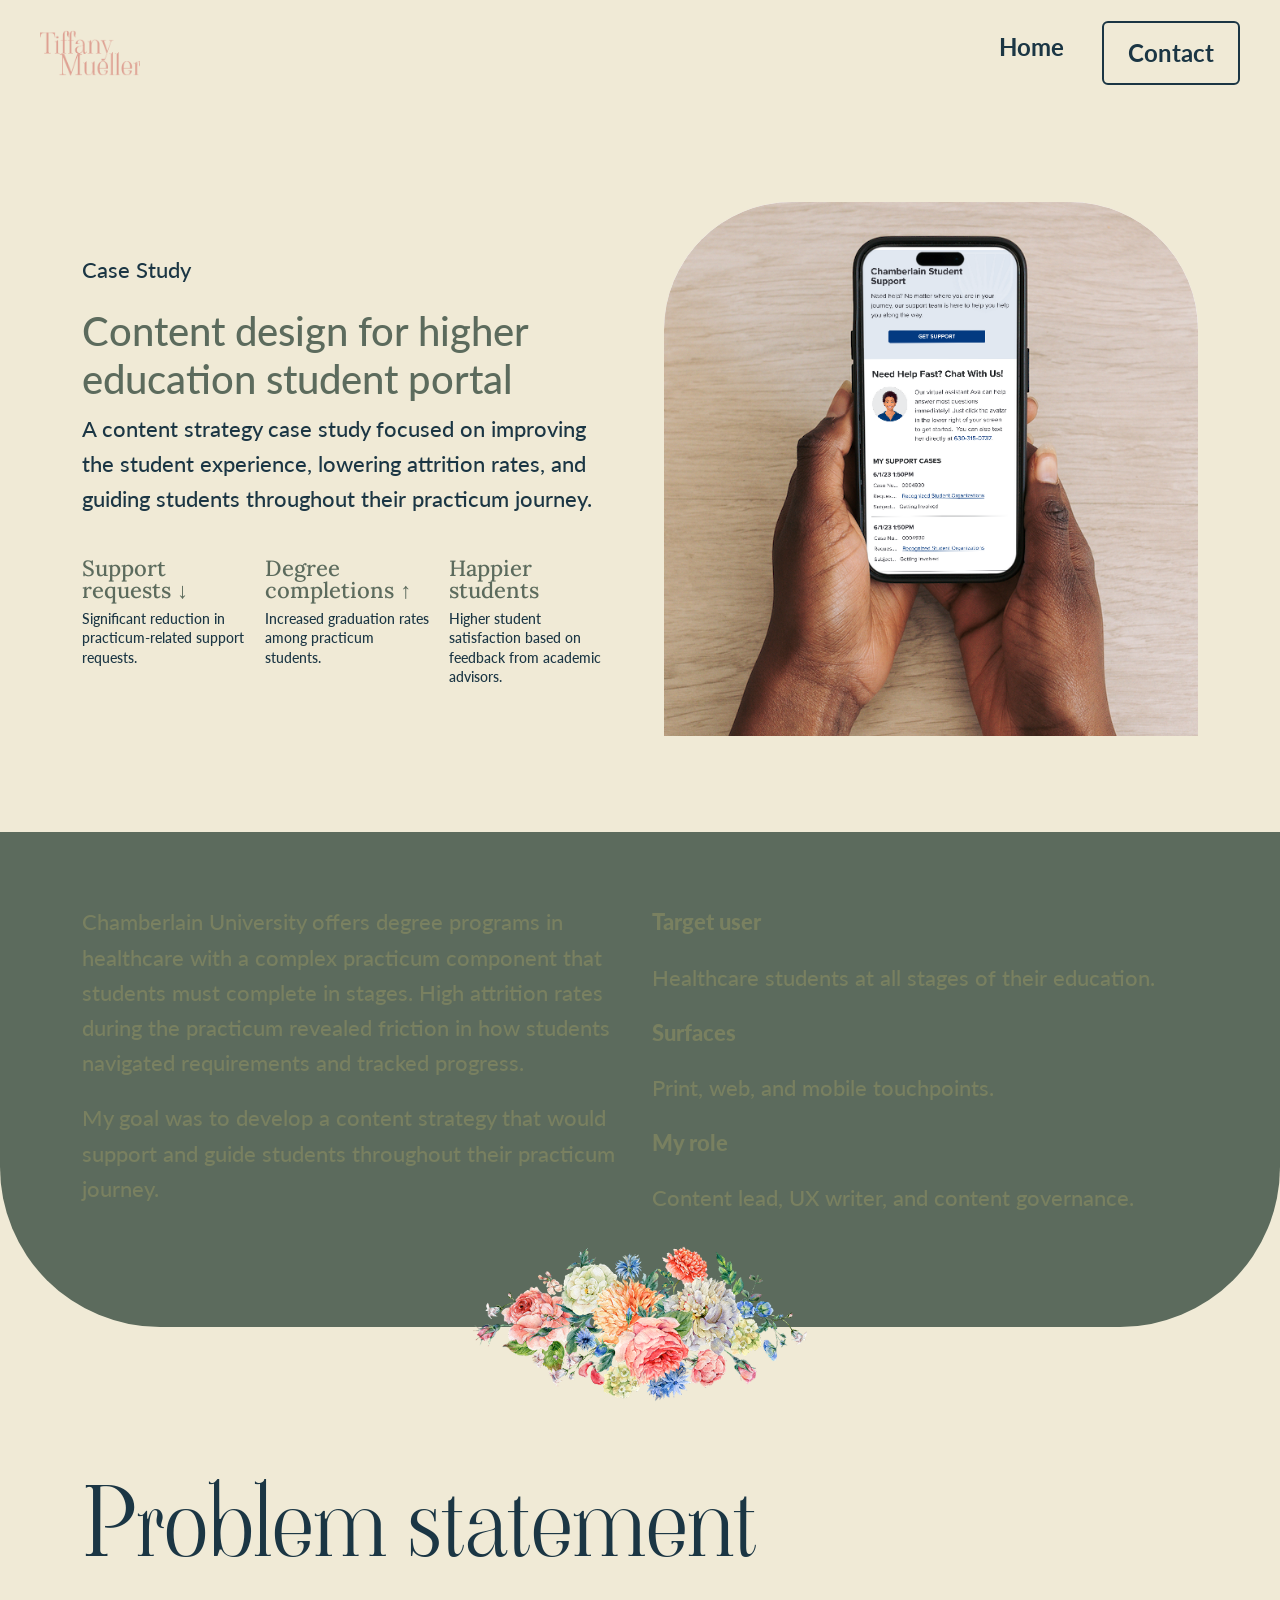
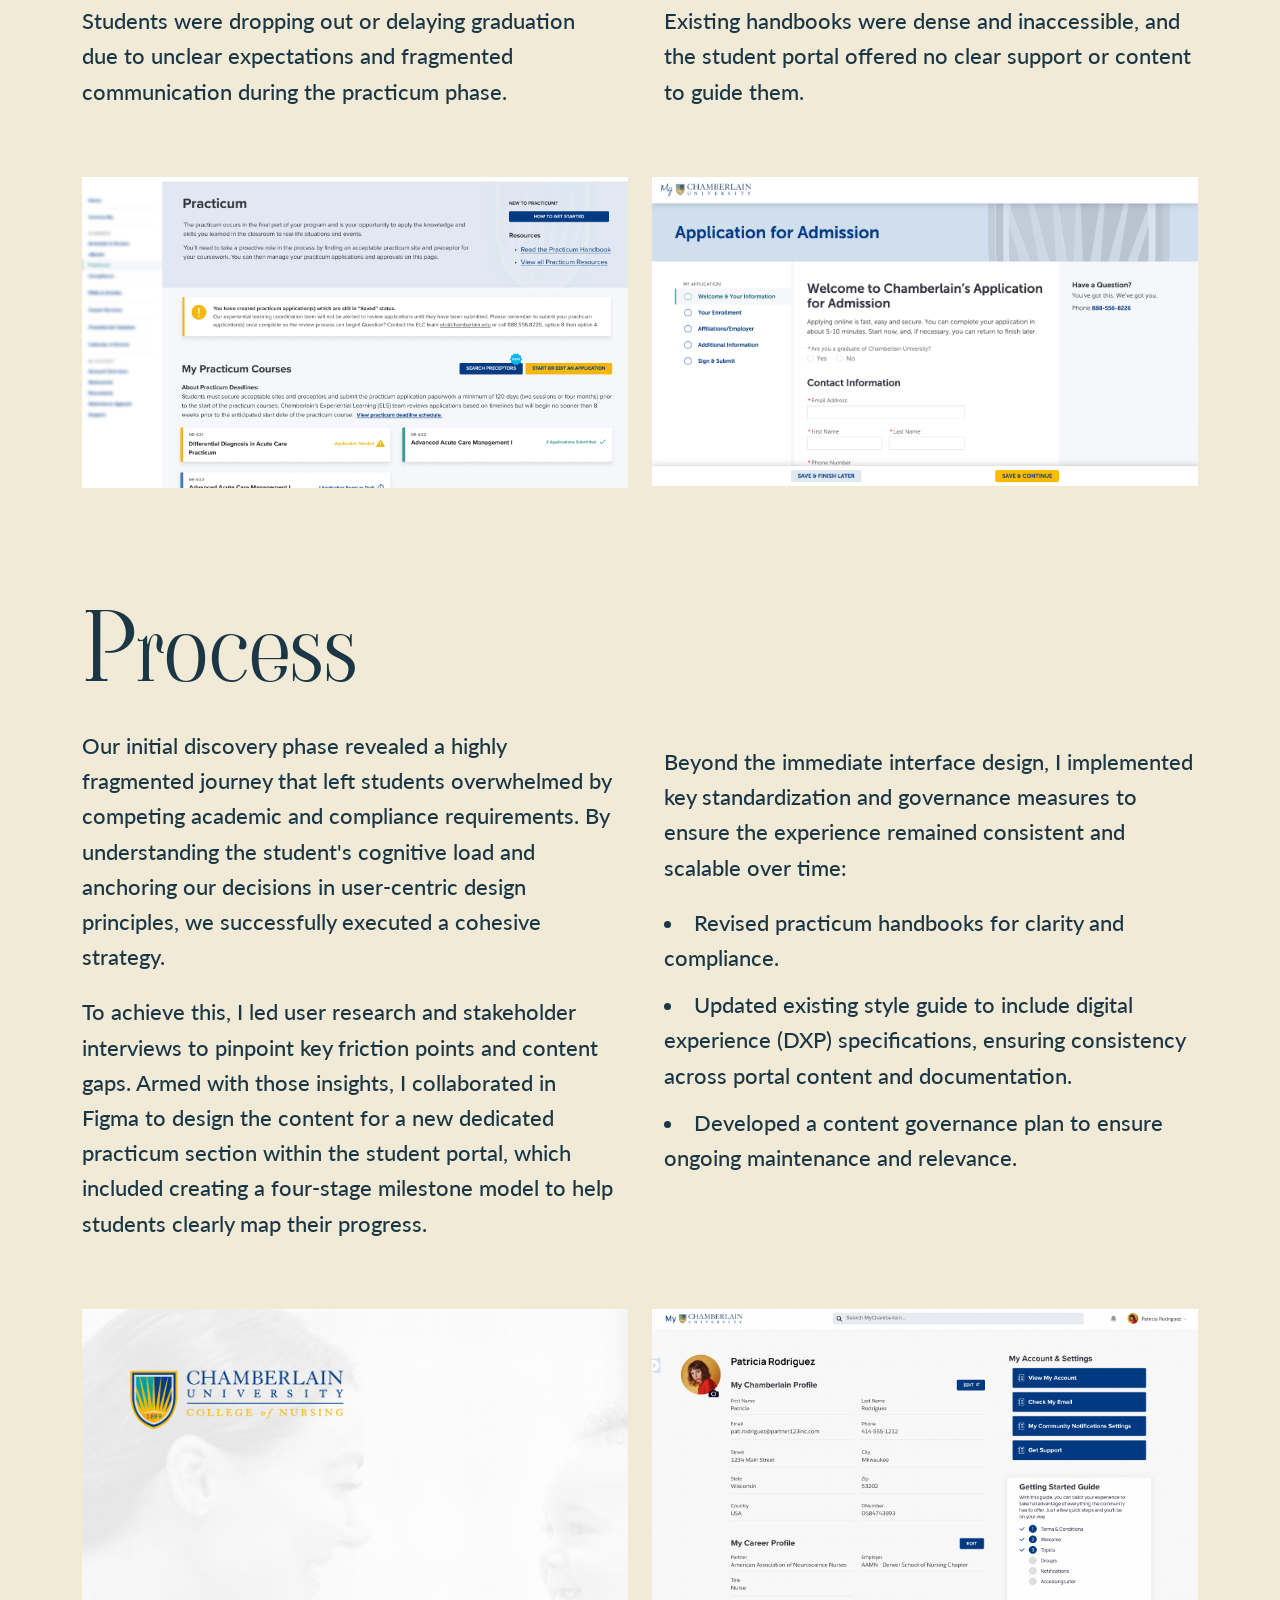
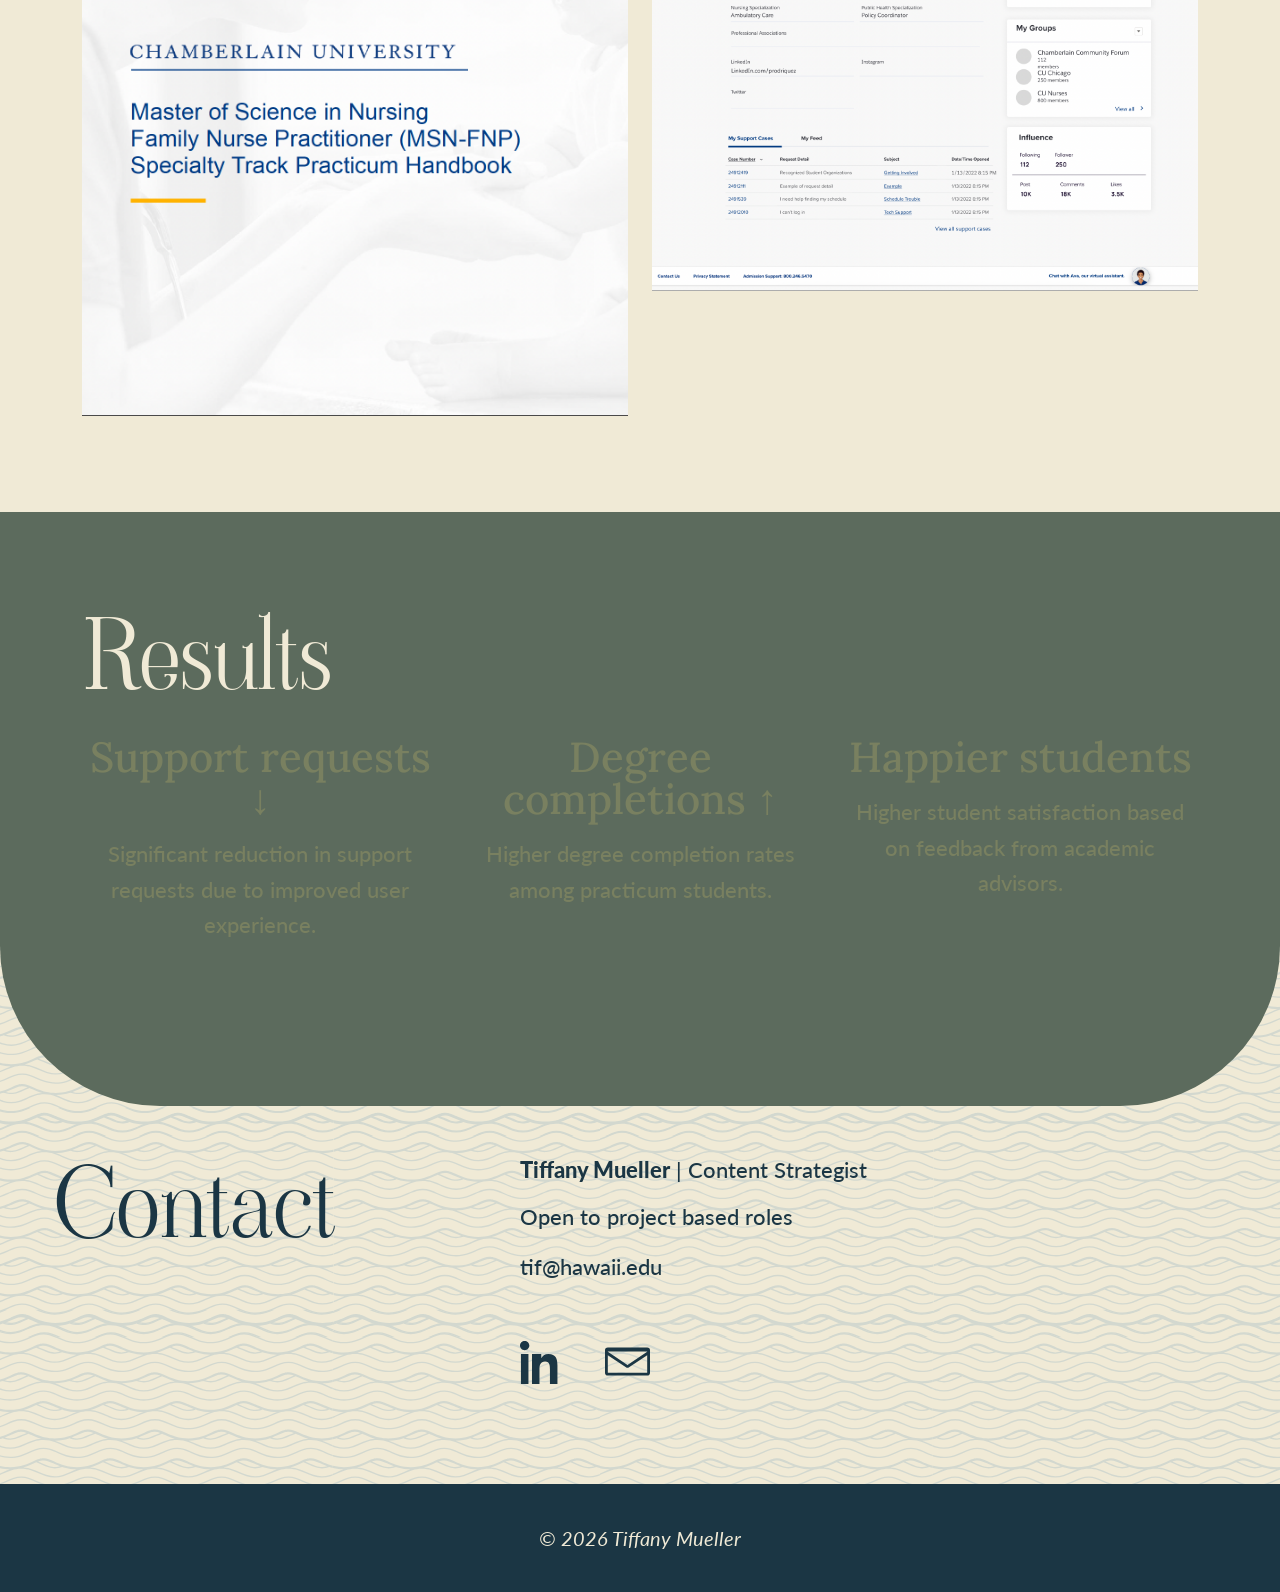
<file: student-portal-content-design-edtech.html.html>
<!DOCTYPE html>
<html lang="en">
<head>
    <meta charset="UTF-8">
    <meta name="viewport" content="width=device-width, initial-scale=1.0">
    <title>Tiffany Mueller's Portfolio</title>
    <link href="https://cdn.jsdelivr.net/npm/bootstrap@5.3.3/dist/css/bootstrap.min.css" rel="stylesheet" integrity="sha384-QWTKZyjpPEjISv5WaRU9OFeRpok6YctnYmDr5pNlyT2bRjXh0JMhjY6hW+ALEwIH" crossorigin="anonymous">
    <link rel="stylesheet" href="css/style.css">
    <link href="https://fonts.googleapis.com/css2?family=Viaoda+Libre&display=swap" rel="stylesheet">
    <link href="https://fonts.googleapis.com/css2?family=Lora:wght@500&display=swap" rel="stylesheet">
    <link href="https://fonts.googleapis.com/css2?family=Lato:wght@400;500;700;900&display=swap" rel="stylesheet">
</head>
<body>
    <header class="navbar-header">
    <nav class="navbar navbar-expand-lg navbar-custom">
        <a class="navbar-brand" href="https://tif-cm.github.io/portfolio/"><img src="images/lettermark.png" alt="Tiffany Mueller Logo" class="logo"></a> 
        <button class="navbar-toggler" type="button" data-bs-toggle="collapse" data-bs-target="#navbarNav"
            aria-controls="navbarNav" aria-expanded="false" aria-label="Toggle navigation">
            <span class="navbar-toggler-icon"></span>
        </button>
        <div class="collapse navbar-collapse" id="navbarNav">
            <ul class="navbar-nav ms-auto text-end">
                <li class="nav-item"><a class="nav-link" href="https://tif-cm.github.io/portfolio/">Home</a></li>
                <li class="nav-item d-lg-none"><a class="nav-link" href="#contact">Contact</a></li>
            </ul>
        </div>
        <a class="nav-link contact-btn" href="mailto:tif@hawaii.edu">Contact</a>
    </nav>
</header>
    <main>
        <section class="py-5" style="color: var(--light-text);">
    <div class="container py-lg-5">
        <div class="row align-items-center g-5">
            <div class="col-lg-6">
                <p class="subtitle">Case Study</p>
                <h1 style="color: var(--powder-blush)">Content design for higher education student portal</h1>
                <p>A content strategy case study focused on improving the student experience, lowering attrition rates, and guiding students throughout their practicum journey.</p>
                
                <div class="row g-3 mt-4 text-start">
                    <div class="col-12 col-md-4">
                        <h3 style="font-size: 22px; color: var(--powder-blush); margin-bottom: 8px;">Support requests ↓</h3>
                        <p style="font-size: 14px; line-height: 1.4; margin-bottom: 0;">Significant reduction in practicum-related support requests.</p>
                    </div>
                    <div class="col-12 col-md-4">
                        <h3 style="font-size: 22px; color: var(--powder-blush); margin-bottom: 8px;">Degree completions ↑</h3>
                        <p style="font-size: 14px; line-height: 1.4; margin-bottom: 0;">Increased graduation rates among practicum students.</p>
                    </div>
                    <div class="col-12 col-md-4">
                        <h3 style="font-size: 22px; color: var(--powder-blush); margin-bottom: 8px;">Happier students</h3>
                        <p style="font-size: 14px; line-height: 1.4; margin-bottom: 0;">Higher student satisfaction based on feedback from academic advisors.</p>
                    </div>
                </div>
                </div>
            <div class="col-lg-6">
                <img src="images/Chamberlain-case-study-thumbnail.svg" alt="screenshot of calendar cover page" class="img-fluid" style="width: 100%; border-radius: 8rem 8rem 0 0;">
            </div>
        </div>
    </div>
</section>
       <section class="pt-5 pb-0" style="background-color: var(--powder-blush); color: var(--dark-text); border-radius: 0 0 10rem 10rem;">
    <div class="container pt-4 pb-0">
        <div class="row g-4">
            <div class="col-lg-6">
                <p>Chamberlain University offers degree programs in healthcare with a complex practicum component that students must complete in stages. High attrition rates during the practicum revealed friction in how students navigated requirements and tracked progress.</p>
                <p class="mb-0">My goal was to develop a content strategy that would support and guide students throughout their practicum journey.</p>
            </div>
            <div class="col-lg-6">
                <p style="font-weight: 900;">Target user</p>
                <p>Healthcare students at all stages of their education.</p>
                <p style="font-weight: 900;">Surfaces</p>
                <p>Print, web, and mobile touchpoints.</p>
                <p style="font-weight: 900;">My role</p>
                <p class="mb-0">Content lead, UX writer, and content governance.</p>
            </div>
        </div>
        <img src="images/wide-bouqet.png" alt="Floral motif" class="case-study-flowers">
    </div>
</section>

        <section class="pb-5" style="padding-top: 100px; background-color: var(--navy); color: var(--light-text);">
            <div class="container py-lg-5">
                <h2>Problem statement</h2>
                <div class="row g-5 align-items-start">
                    <div class="col-lg-6">
                        <p>Students were dropping out or delaying graduation due to unclear expectations and fragmented communication during the practicum phase.</p>
                    </div>
                    <div class="col-lg-6">
                        <p>Existing handbooks were dense and inaccessible, and the student portal offered no clear support or content to guide them.</p>
                    </div>
                </div>
                <div class="row g-4 mt-4">
                    <div class="col-md-6 text-center">
                        <img src="images/chamber-Landing With Alert 2.png" alt="screenshot of strategy card" class="img-fluid" style="width: 100%;">
                    </div>
                    <div class="col-md-6 text-center">
                        <img src="images/chamber-student-application-content-design.png" alt="screenshot of print calendar" class="img-fluid" style="width: 100%;">
                    </div>
                </div>
            </div>
        </section>

        <section class="pt-3 pb-5" style="color: var(--light-text);">
            <div class="container pb-lg-5">
                <h2>Process</h2>
                <div class="row g-5">
                    <div class="col-lg-6">
                        <p>Our initial discovery phase revealed a highly fragmented journey that left students overwhelmed by competing academic and compliance requirements. By understanding the student's cognitive load and anchoring our decisions in user-centric design principles, we successfully executed a cohesive strategy.</p>
                        <p>To achieve this, I led user research and stakeholder interviews to pinpoint key friction points and content gaps. Armed with those insights, I collaborated in Figma to design the content for a new dedicated practicum section within the student portal, which included creating a four-stage milestone model to help students clearly map their progress.</p>
                    </div>
                    <div class="col-lg-6">
                        <ul></ul>
                        <p>Beyond the immediate interface design, I implemented key standardization and governance measures to ensure the experience remained consistent and scalable over time:</p>
                            <li>Revised practicum handbooks for clarity and compliance.</li>
                            <li>Updated existing style guide to include digital experience (DXP) specifications, ensuring consistency across portal content and documentation.</li>
                            <li>Developed a content governance plan to ensure ongoing maintenance and relevance.</li>
                    </div>
                </div>

                <div class="row g-4 mt-4">
                    <div class="col-md-6 text-center">
                        <img src="images/chamberlain-handbook-redesign.png" alt="screenshot of blog post" class="img-fluid" style="width: 100%;">
                    </div>
                    <div class="col-md-6 text-center">
                        <img src="images/student-portal-content-design-profilepng.png" alt="screenshot of hashtag usage" class="img-fluid" style="width: 100%;">
                    </div>
                </div>
            </div>
        </section>

        <section class="py-5" style="background-color: var(--powder-blush); border-radius: 0 0 10rem 10rem; color: var(--dark-text);">
            <div class="container py-lg-5">
                <h2>Results</h2>
                <div class="row g-4 text-center mb-5">
                    <div class="col-lg-4">
                        <h3>Support requests ↓</h3>
                        <p>Significant reduction in support requests due to improved user experience.</p>
                    </div>
                    <div class="col-lg-4">
                        <h3>Degree completions ↑</h3>
                        <p>Higher degree completion rates among practicum students.</p>
                    </div>
                    <div class="col-lg-4">
                        <h3>Happier students</h3>
                        <p>Higher student satisfaction based on feedback from academic advisors.</p>
                    </div>
                </div>
            </div>
        </section>
<section class="contact" id="contact">
    <div class="container">
        <div class="row align-items-start section-split">
            <div class="col-lg-4 col-md-12 section-title-col">
                <h2>Contact</h2>
            </div>
            <div class="col-lg-8 col-md-12 section-content-col">
                <p class="contact-name">
                    <strong>Tiffany Mueller</strong> | Content Strategist
                </p>

                <p>Open to project based roles</p>
                <p class="contact-email">
                    <a href="mailto:tif@hawaii.edu">tif@hawaii.edu</a>
                </p>

                <div class="social-icons">
    <a href="https://www.linkedin.com/in/itsmetiffany/" class="social-icon" target="_blank" rel="noopener noreferrer" aria-label="LinkedIn" >
        <svg viewBox="0 0 24 24" aria-hidden="true">
            <path d="M4.98 3.5C4.98 4.88 3.86 6 2.48 6S0 4.88 0 3.5 1.12 1 2.48 1s2.5 1.12 2.5 2.5zM.5 8h4V24h-4V8zm7 0h3.83v2.18h.05c.53-1.01 1.84-2.18 3.79-2.18 4.05 0 4.8 2.67 4.8 6.13V24h-4v-7.8c0-1.86-.03-4.25-2.59-4.25-2.59 0-2.99 2.02-2.99 4.11V24h-4V8z"></path>
        </svg>
    </a>

    <a href="mailto:tif@hawaii.edu" class="social-icon" aria-label="Email">
        <svg viewBox="0 0 24 24" aria-hidden="true">
            <path d="M1.5 4.5h21a1.5 1.5 0 0 1 1.5 1.5v12a1.5 1.5 0 0 1-1.5 1.5h-21A1.5 1.5 0 0 1 0 18V6a1.5 1.5 0 0 1 1.5-1.5zm0 2.1v.2l10.5 7 10.5-7v-.2h-21zm21 2l-9.67 6.45a1.5 1.5 0 0 1-1.66 0L1.5 8.6V18h21V8.6z"></path>
        </svg>
    </a>
</div>
            </div>
        </div>
    </div>
</section>
     </main>

    <footer class="footer">
        <p>© 2026 Tiffany Mueller</p>
    </footer>

    <script src="https://cdn.jsdelivr.net/npm/bootstrap@5.3.3/dist/js/bootstrap.bundle.min.js" integrity="sha384-YvpcrYf0tY3lHB60NNkmXc5s9fDVZLESaAA55NDzOxhy9GkcIdslK1eN7N6jIeHz" crossorigin="anonymous"></script>
</body>
</html>
</file>
<file: css/style.css>
/* ===== CSS Variables and Color Palette ===== */
:root {
    --navy: #F0EAD6;
    --powder-blush: #5C6B5D;
    --honeydew: #1B3644;
    --light-gray: #D9D9D9;
    --dark-text: #798060;
    --light-text: #1B3644;
    --font-viaoda: 'Viaoda Libre', serif;
    --font-lora: 'Lora', serif;
    --font-lato: 'Lato', sans-serif;
}

/* ===== Global Styles ===== */
* {
    margin: 0;
    padding: 0;
    box-sizing: border-box;
}

html {
    scroll-behavior: smooth;
}

body {
    font-family: var(--font-lato);
    background-color: var(--navy);
    color: var(--light-text);
    overflow-x: hidden;
}

p {
    font-family: var(--font-lato);
    font-size: 22px;
    font-weight: 500;
    line-height: 1.6;
    margin-bottom: 20px;
}

li {
    font-family: var(--font-lato);
    font-size: 22px;
    font-weight: 500;
    line-height: 1.6;
    margin-bottom: 12px;
}

li::marker {
    color: var(--honeydew);
}

h2 {
    font-family: var(--font-viaoda);
    font-size: 96px;
    font-weight: 400;
    line-height: 1;
    letter-spacing: -1.92px;
    margin-bottom: 32px;
}

h3 {
    font-family: var(--font-lora);
    font-size: 42px;
    font-weight: 500;
    line-height: 1;
    margin-bottom: 16px;
}

/* Styles the hyperlinks */
p a, li a {
    color: var(--powder-blush);
    text-decoration: none;
    border-bottom: 1px solid transparent;
    transition: all 0.3s ease;
}

p a:hover, li a:hover {
    color: var(--powder-blush);
    border-bottom: 1px solid var(--powder-blush);
    opacity: 0.8;
}

.container h2:not(:first-child) {
    margin-top: 80px;
}

/* ===== Navbar ===== */
.navbar-header {
    background-color: var(--navy);
    padding: 20px 0;
    position: sticky;
    top: 0;
    z-index: 1000;
}

.navbar-custom {
    padding: 0 40px;
}

.navbar-brand {
    padding: 0;
    margin-right: 50px;
}

.navbar-brand img {
    height: auto;
    max-width: 100px;
}

.navbar-custom .nav-link {
    color: var(--honeydew) !important;
    font-family: var(--font-lato);
    font-weight: 700;
    font-size: 24px;
    margin-left: 30px;
    transition: opacity 0.3s ease;
}

.navbar-custom .nav-link:hover {
    opacity: 0.8;
}

.contact-btn {
    border: 2px solid var(--honeydew) !important;
    border-radius: 6px;
    padding: 12px 24px !important;
    margin-left: 30px;
    display: inline-block;
}

.contact-btn:hover {
    background-color: rgba(224, 239, 218, 0.1);
}

.navbar-toggler {
    color: var(--honeydew) !important;
    border-color: var(--honeydew) !important;
}

.navbar-toggler-icon {
    background-image: url("data:image/svg+xml,%3csvg xmlns='http://www.w3.org/2000/svg' viewBox='0 0 30 30'%3e%3cpath stroke='%231B3644' stroke-linecap='round' stroke-miterlimit='10' stroke-width='2' d='M4 7h22M4 15h22M4 23h22'/%3e%3c/svg%3e") !important;
}

/* ===== Hero Section ===== */
.hero {
    background-color: var(--navy);
    padding: 10px 4.5% 20px;
    min-height: calc(100vh - 90px);
    display: flex;
    flex-direction: column;
    justify-content: space-between;
    gap: 48px;
}

.hero-top {
    display: grid;
    grid-template-columns: 1fr 1.15fr;
    align-items: end; /* Keeps the bio flush with the bottom of the motif grid */
    gap: 32px;
}

.hero-bio {
    font-family: var(--font-lato);
    font-size: 17px;
    font-weight: 500;
    line-height: 1.5;
    color: var(--honeydew);
    max-width: 390px;
    margin: 0;
}

/* 4x3 Interactive Quilt Motif Grid */
.quilt-grid {
    display: grid;
    grid-template-columns: repeat(4, 1fr);
    gap: 14px;
    width: 100%;
    max-width: min(44vw, 520px);
    justify-self: end;
}

.quilt-tile {
    aspect-ratio: 1 / 1;
    background-color: var(--dark-text);
    -webkit-mask-size: contain;
    mask-size: contain;
    -webkit-mask-repeat: no-repeat;
    mask-repeat: no-repeat;
    -webkit-mask-position: center;
    mask-position: center;
    transition: background-color 0.35s ease, transform 0.7s cubic-bezier(0.34, 1.4, 0.64, 1);
    cursor: pointer;
}

/* Individual SVG Motifs (located in images/hero-grid/) */
.motif-protea       { -webkit-mask-image: url('../images/hero-grid/protea-g.svg');       mask-image: url('../images/hero-grid/protea-g.svg'); }
.motif-hoya         { -webkit-mask-image: url('../images/hero-grid/hoya-g.svg');         mask-image: url('../images/hero-grid/hoya-g.svg'); }
.motif-hee          { -webkit-mask-image: url('../images/hero-grid/he-e-g.svg');         mask-image: url('../images/hero-grid/he-e-g.svg'); }
.motif-fern         { -webkit-mask-image: url('../images/hero-grid/fern-g.svg');         mask-image: url('../images/hero-grid/fern-g.svg'); }
.motif-apapane      { -webkit-mask-image: url('../images/hero-grid/apapane-g.svg');      mask-image: url('../images/hero-grid/apapane-g.svg'); }
.motif-puakinikini  { -webkit-mask-image: url('../images/hero-grid/puakinikini-g.svg');  mask-image: url('../images/hero-grid/puakinikini-g.svg'); }
.motif-torch-ginger { -webkit-mask-image: url('../images/hero-grid/torch-ginger-g.svg'); mask-image: url('../images/hero-grid/torch-ginger-g.svg'); }
.motif-monstera     { -webkit-mask-image: url('../images/hero-grid/monstera-g.svg');     mask-image: url('../images/hero-grid/monstera-g.svg'); }
.motif-ulu          { -webkit-mask-image: url('../images/hero-grid/ulu-g.svg');          mask-image: url('../images/hero-grid/ulu-g.svg'); }
.motif-ti           { -webkit-mask-image: url('../images/hero-grid/ti-g.svg');           mask-image: url('../images/hero-grid/ti-g.svg'); }
.motif-hibiscus     { -webkit-mask-image: url('../images/hero-grid/hibiscus-g.svg');     mask-image: url('../images/hero-grid/hibiscus-g.svg'); }
.motif-heliconia    { -webkit-mask-image: url('../images/hero-grid/heliconia-g.svg');    mask-image: url('../images/hero-grid/heliconia-g.svg'); }

/* Hover Color Shifts (using existing site palette) */
.quilt-tile.hover-primary:hover {
    background-color: var(--honeydew);
}

.quilt-tile.hover-secondary:hover {
    background-color: var(--powder-blush);
}

/* Hover Spin Cycles */
.quilt-tile.spin:hover {
    transform: rotate(90deg) scale(1.04);
}

.quilt-tile.spin-alt:hover {
    transform: rotate(-180deg) scale(1.04);
}

.hero-bottom {
    width: 100%;
    display: flex;
    flex-direction: column;
}

.hero h1 {
    font-family: var(--font-viaoda);
    font-size: clamp(64px, 15.7vw, 320px);
    text-align: center;
    color: var(--honeydew);
    font-weight: 400;
    line-height: 0.88;
    letter-spacing: 0.005em; /* Removes the -0.025em squeeze */
    white-space: nowrap;
    margin: 0;
    width: 100%;
}

/* ===== ʻIʻiwi Bird Animation (Saved for Reuse) ===== */
.iiwi-bird-rig {
    position: absolute;
    width: 120px;
    height: 120px;
    bottom: 54%;
    right: -6.85%;
    pointer-events: none;
    opacity: 0;
    transform-origin: 55% 88%;
    animation: iiwiFlightPath 1.5s cubic-bezier(0.22, 1, 0.36, 1) 0.35s forwards;
}

.iiwi-state {
    position: absolute;
    inset: 0;
    width: 100%;
    height: 100%;
    object-fit: contain;
}

.iiwi-flying {
    opacity: 1;
    animation: wingFlapAndHide 1.5s ease-in-out 0.35s forwards;
}

.iiwi-perched {
    opacity: 0;
    animation: perchedReveal 1.5s steps(1, end) 0.35s forwards;
}

@keyframes iiwiFlightPath {
    0% {
        opacity: 1;
        transform: translate3d(55vw, -200px, 0) rotate(-14deg);
    }
    72% {
        transform: translate3d(12px, -14px, 0) rotate(14deg);
    }
    86% {
        transform: translate3d(0, 3px, 0) rotate(6deg);
    }
    100% {
        opacity: 1;
        transform: translate3d(0, 0, 0) rotate(8deg);
    }
}

@keyframes wingFlapAndHide {
    0%, 25%, 50% { transform: scaleY(1); opacity: 1; }
    12%, 37%, 62% { transform: scaleY(0.8); opacity: 1; }
    74% { transform: scaleY(1.05); opacity: 1; }
    75%, 100% { opacity: 0; }
}

@keyframes perchedReveal {
    0%, 74% { opacity: 0; }
    75%, 100% { opacity: 1; }
}

.iiwi-bird-rig.is-flying-away {
    opacity: 1;
    animation: iiwiFlyAway 1.2s cubic-bezier(0.4, 0, 0.2, 1) forwards;
}

.iiwi-bird-rig.is-flying-away .iiwi-perched {
    opacity: 0;
    animation: none;
}

.iiwi-bird-rig.is-flying-away .iiwi-flying {
    opacity: 1;
    animation: wingFlapAway 0.3s ease-in-out infinite;
}

@keyframes iiwiFlyAway {
    0% {
        opacity: 1;
        transform: translate3d(0, 0, 0) rotate(8deg);
    }
    18% {
        transform: translate3d(-18px, -22px, 0) rotate(-6deg);
    }
    100% {
        opacity: 1;
        transform: translate3d(-90vw, -220px, 0) rotate(-14deg);
    }
}

@keyframes wingFlapAway {
    0%, 100% { transform: scaleY(1); }
    50% { transform: scaleY(0.75); }
}

@media (prefers-reduced-motion: reduce) {
    .quilt-tile {
        transition: background-color 0.2s ease;
    }
    .quilt-tile.spin:hover,
    .quilt-tile.spin-alt:hover {
        transform: none;
    }
    .iiwi-bird-rig,
    .iiwi-bird-rig.is-flying-away {
        opacity: 1;
        animation: none;
        transform: rotate(8deg);
    }
    .iiwi-flying,
    .iiwi-bird-rig.is-flying-away .iiwi-flying {
        display: none;
    }
    .iiwi-perched,
    .iiwi-bird-rig.is-flying-away .iiwi-perched {
        opacity: 1;
        animation: none;
    }
}

/* ===== Case Studies Section Homepage ===== */
.projects {
    background-color: var(--navy);
    padding: 0;
    position: relative;
}

.case-studies-grid {
    display: flex;
    flex-direction: column;
    position: relative;
    z-index: 2;
}

.case-row {
    display: grid;
    grid-template-columns: 1fr 1fr;
    align-items: stretch;
}

/* Pulls each subsequent row up so alternating images overlap vertically */
.case-row + .case-row {
    margin-top: -80px;
}

/* Alternating layout: puts image on the left, copy on the right */
.case-row--reverse .case-media {
    order: -1;
}

.case-copy {
    display: flex;
    align-items: center;
    justify-content: center;
    padding: 120px 10%;
    background-color: transparent;
    position: relative;
    z-index: 1;
}

.case-copy-inner {
    max-width: 500px;
    width: 100%;
}

.case-title {
    font-family: var(--font-lato);
    font-size: clamp(32px, 3.6vw, 52px);
    font-weight: 500;
    line-height: 1.15;
    letter-spacing: -0.02em;
    color: var(--honeydew);
    margin-bottom: 32px;
}

.case-title .serif-accent {
    font-family: var(--font-lora);
    font-style: italic;
    font-weight: 400;
    letter-spacing: -0.01em;
}

.case-link {
    display: inline-flex;
    align-items: center;
    gap: 12px;
    font-family: var(--font-lato);
    font-size: 15px;
    font-weight: 700;
    color: var(--honeydew);
    text-decoration: none;
    transition: opacity 0.25s ease;
}

.case-link-circle {
    display: inline-flex;
    align-items: center;
    justify-content: center;
    width: 32px;
    height: 32px;
    border: 1.5px solid var(--honeydew);
    border-radius: 50%;
    font-size: 14px;
    transition: transform 0.25s ease, background-color 0.25s ease, color 0.25s ease;
}

.case-link:hover .case-link-circle {
    background-color: var(--honeydew);
    color: var(--navy);
    transform: translateX(4px);
}

/* Tall vertical image block that extends higher/lower than the copy */
.case-media {
    display: block;
    width: 100%;
    min-height: 620px;
    overflow: hidden;
    background-color: var(--light-gray);
    position: relative;
    z-index: 2;
}

.case-media img {
    width: 100%;
    height: 100%;
    object-fit: cover;
    display: block;
    transition: transform 0.5s ease;
}

.case-media:hover img {
    transform: scale(1.03);
}

/* ===== Pop-Out Design Gallery Section ===== */
.designs {
    background-color: var(--powder-blush);
    color: var(--navy);
    padding: 80px 40px 110px;
    position: relative;
    overflow: visible;
}

.designs .container {
    max-width: 1200px;
}

.designs h2,
.designs h3,
.designs p {
    color: var(--navy);
}

.designs-heading {
    font-family: var(--font-viaoda);
    font-size: clamp(36px, 6vw, 72px);
    color: var(--navy);
    margin-bottom: 48px;
}

.pop-card {
    position: relative;
    cursor: pointer;
    transition: transform 0.4s ease;
    z-index: 1;
}

.pop-image-wrap {
    width: 100%;
    aspect-ratio: 3 / 4;
    border-radius: 16px;
    overflow: hidden;
    box-shadow: 0 4px 10px rgba(0, 0, 0, 0.15);
}

.pop-image-wrap img {
    width: 100%;
    height: 100%;
    object-fit: cover;
    display: block;
}

.pop-info {
    position: absolute;
    bottom: 10px;
    left: 0;
    right: 0;
    margin: 0 auto;
    width: 90%;
    background-color: var(--honeydew, #1B3644);
    padding: 20px 15px;
    border-radius: 8px;
    text-align: center;
    box-shadow: 0 15px 30px rgba(0, 0, 0, 0.15);
    opacity: 0;
    transition: all 0.4s ease;
    pointer-events: none;
}

.pop-info h4 {
    font-family: var(--font-lato);
    font-size: 14px;
    font-weight: 900;
    color: var(--navy, #F0EAD6);
    margin: 0 0 5px 0;
    text-transform: uppercase;
    letter-spacing: 1px;
}

.designs .pop-info p {
    font-family: var(--font-lato);
    font-size: 12px;
    color: var(--light-gray, #D9D9D9);
    margin: 0;
}

.pop-card:hover {
    z-index: 10;
    transform: translateY(-15px);
}

.pop-card:hover .pop-info {
    opacity: 1;
    bottom: -30px;
}

/* ===== Column Styling ===== */
.section-split {
    align-items: flex-start;
}

.about,
.contact {
    position: relative;
}

.about .container,
.contact .container {
    max-width: 1400px;
}

.about h2,
.contact h2 {
    margin: 0;
}

.about .section-title-col,
.contact .section-title-col {
    display: flex;
    align-items: flex-start;
}

.about .section-content-col,
.contact .section-content-col {
    padding-left: 80px;
    display: flex;
    flex-direction: column;
    align-items: flex-start;
}

.section-title-col h2 {
    white-space: nowrap;
}

/* ===== About Section ===== */
.about {
    background-color: var(--honeydew);
    padding: 100px 50px 180px;
    text-align: left;
    overflow: hidden;
    border-radius: 0 0 0% 0% / 0 0 0rem 0rem;
    z-index: 5;
}

.about h2 {
    color: var(--navy);
    margin-bottom: 0;
}

.about p {
    color: var(--navy);
    max-width: 900px;
}

.about p:last-of-type {
    margin-bottom: 0;
}

/* ===== Contact Section (All Pages) ===== */
.contact {
    background-color: var(--navy);
    padding: 250px 40px 100px;
    margin-top: -200px;
    z-index: 1;
    text-align: left;
}

.contact::before {
    content: "";
    position: absolute;
    top: 0;
    left: 0;
    width: 100%;
    height: 100%;
    background-image: url('../images/waves-bg.png');
    background-repeat: repeat;
    background-size: 600px 600px;
    opacity: 0.15;
    z-index: 0;
    pointer-events: none;
}

.contact .container {
    position: relative;
    z-index: 10;
}

.contact h2 {
    color: var(--light-text);
    margin-bottom: 0;
}

.contact-name {
    font-family: var(--font-lato);
    font-size: 22px;
    font-weight: 500;
    color: var(--light-text);
    line-height: 28px;
    margin-bottom: 10px;
}

.contact-name strong {
    font-weight: 900;
}

.contact p {
    color: var(--light-text);
    text-align: left;
    margin-bottom: 15px;
}

.contact-phone,
.contact-email {
    margin-bottom: 25px;
}

.contact a {
    color: var(--light-text);
    text-decoration: none;
    transition: opacity 0.3s ease;
}

.contact a:hover {
    opacity: 0.8;
}

.social-icons {
    display: flex;
    align-items: center;
    justify-content: flex-start;
    gap: 40px;
    margin-top: 40px;
}

.social-icon {
    display: inline-flex;
    align-items: center;
    justify-content: center;
    width: 45px;
    height: 45px;
    color: var(--light-text);
    transition: transform 0.3s ease, opacity 0.3s ease;
}

.social-icon:hover {
    transform: scale(1.1);
    opacity: 0.8;
}

.social-icon svg {
    width: 100%;
    height: 100%;
    fill: currentColor;
}

/* ===== Case Study Detail Pages ===== */

section:not(.about):has(+ .contact) {
    position: relative;
    z-index: 3;
}

section:not(.about):has(+ .contact) h2 {
    color: var(--navy) !important;
}

.case-study-flowers {
    width: 30%;
    max-width: 100%;
    height: auto;
    display: block;
    margin: -50px auto 0;
    transform: translateY(50%);
    position: relative;
    z-index: 5;
}

/* ===== Footer (All Pages) ===== */
.footer {
    background-color: var(--honeydew);
    padding: 40px;
    text-align: center;
}

.footer p {
    font-family: var(--font-lato);
    font-size: 20px;
    font-weight: 400;
    font-style: italic;
    line-height: 28px;
    color: var(--navy);
    margin: 0;
}


/* ===== Tablet Design ===== */
@media (min-width: 769px) and (max-width: 1024px) {
    .navbar-custom {
        padding: 0 24px;
    }

    .navbar-brand {
        margin-right: 24px;
    }

    .navbar-custom .nav-link {
        font-size: 20px;
        margin-left: 18px;
    }

    .contact-btn {
        display: none;
    }

    .hero {
        padding: 30px 30px 50px;
        min-height: auto;
    }

    .hero-top {
        grid-template-columns: 1fr 1.2fr;
        gap: 24px;
    }

    .hero-bio {
        font-size: 16px;
    }

    .quilt-grid {
        gap: 12px;
    }

    .iiwi-bird-rig {
        width: 115px;
        height: 115px;
        bottom: 58%;
        right: -4%;
    }

    .case-row + .case-row {
        margin-top: -60px;
    }

    .case-media {
        min-height: 480px;
    }

    .case-copy {
        padding: 90px 8%;
    }

    .designs {
        padding: 60px 30px 90px;
    }

    .about {
        padding: 80px 30px 140px;
    }

    .contact {
        padding: 220px 30px 80px;
    }

    .about h2,
    .contact h2 {
        font-size: 72px;
        letter-spacing: -1.2px;
        margin-bottom: 20px;
    }

    .about p,
    .contact p,
    .contact-name {
        font-size: 18px;
        line-height: 24px;
    }

    .case-study-flowers {
        width: min(60vw, 400px);
        margin: -30px auto 0;
    }

    .social-icons {
        gap: 28px;
        margin-top: 30px;
        justify-content: flex-start;
    }

    .footer {
        padding: 30px 20px;
    }

    .footer p {
        font-size: 18px;
        line-height: 24px;
    }
}

/* ===== Mobile Design ===== */
@media (max-width: 768px) {
    .hero {
        padding: 24px 20px 40px;
        min-height: auto;
        gap: 32px;
    }

    .hero-top {
        grid-template-columns: 1fr;
        gap: 28px;
    }

    .quilt-grid {
        order: -1;
        max-width: 100%;
        gap: 12px;
    }

    .hero-bio {
        font-size: 16px;
        max-width: 100%;
    }

    .hero h1 {
        font-size: clamp(44px, 13vw, 72px);
        text-align: left;
    }

    .iiwi-bird-rig {
        width: 58px;
        height: 58px;
        bottom: 62%;
        right: -5%;
    }

    .case-row {
        grid-template-columns: 1fr;
    }

    .case-row + .case-row {
        margin-top: 0;
    }

    /* Always show image above copy on mobile */
    .case-media,
    .case-row--reverse .case-media {
        order: -1;
        min-height: 360px;
        aspect-ratio: 4 / 5;
    }

    .case-copy {
        padding: 40px 20px 60px;
    }

    .designs {
        padding: 50px 20px 80px;
    }

    .about {
        padding: 70px 20px 120px;
    }

    .about .section-content-col,
    .contact .section-content-col {
        padding-left: 12px;
    }

    .contact {
        padding: 182px 20px 60px;
        margin-top: -150px;
    }

    .about h2,
    .contact h2 {
        font-size: 36px;
        letter-spacing: -0.72px;
        margin-bottom: 30px;
    }

    .about p,
    .contact p,
    .contact-name {
        font-size: 16px;
        line-height: 1.5;
    }

    .navbar-custom {
        padding: 0 15px;
    }

    .navbar-custom .nav-link {
        font-size: 16px;
        margin-left: 15px;
    }

    .contact-btn {
        display: none;
    }

    .case-study-flowers {
        width: min(80vw, 280px);
        margin: -20px auto 0;
    }
}
/* ===== Interactive Game Page ===== */
.game-hero {
    background-color: var(--navy);
    padding: 40px 4.5% 100px;
}

.game-eyebrow {
    font-family: var(--font-lato);
    font-size: 13px;
    font-weight: 900;
    letter-spacing: 0.12em;
    text-transform: uppercase;
    color: var(--powder-blush);
    margin-bottom: 12px;
}

.game-title {
    font-family: var(--font-viaoda);
    font-size: clamp(48px, 6vw, 84px);
    line-height: 0.95;
    color: var(--honeydew);
    margin-bottom: 20px;
}

.game-lead {
    font-family: var(--font-lora);
    font-style: italic;
    font-size: 22px;
    line-height: 1.5;
    color: var(--honeydew);
    margin-bottom: 32px;
}

.game-controls-box {
    border-top: 1px solid rgba(27, 54, 68, 0.2);
    border-bottom: 1px solid rgba(27, 54, 68, 0.2);
    padding: 20px 0;
    margin-bottom: 28px;
}

.game-controls-box p {
    font-size: 17px;
    margin-bottom: 12px;
}

.game-controls-box p:last-child {
    margin-bottom: 0;
}

.keycap {
    display: inline-block;
    font-family: var(--font-lato);
    font-size: 13px;
    font-weight: 900;
    letter-spacing: 0.06em;
    color: var(--navy);
    background-color: var(--honeydew);
    padding: 4px 10px;
    border-radius: 6px;
    margin-right: 8px;
    vertical-align: middle;
}

.game-meta {
    display: grid;
    grid-template-columns: repeat(2, 1fr);
    gap: 16px;
    margin-bottom: 32px;
}

.game-meta-label {
    display: block;
    font-size: 12px;
    font-weight: 900;
    letter-spacing: 0.1em;
    text-transform: uppercase;
    color: var(--powder-blush);
    margin-bottom: 4px;
}

.game-meta-value {
    font-size: 16px;
    font-weight: 700;
    color: var(--honeydew);
}

#game-container {
    display: inline-block;
    border: 3px solid var(--honeydew);
    border-radius: 16px;
    overflow: hidden;
    box-shadow: 0 20px 45px rgba(27, 54, 68, 0.16);
    background-color: #bbddee;
    max-width: 100%;
}

#game-container canvas {
    display: block;
    max-width: 100%;
    height: auto !important;
}
</file>
